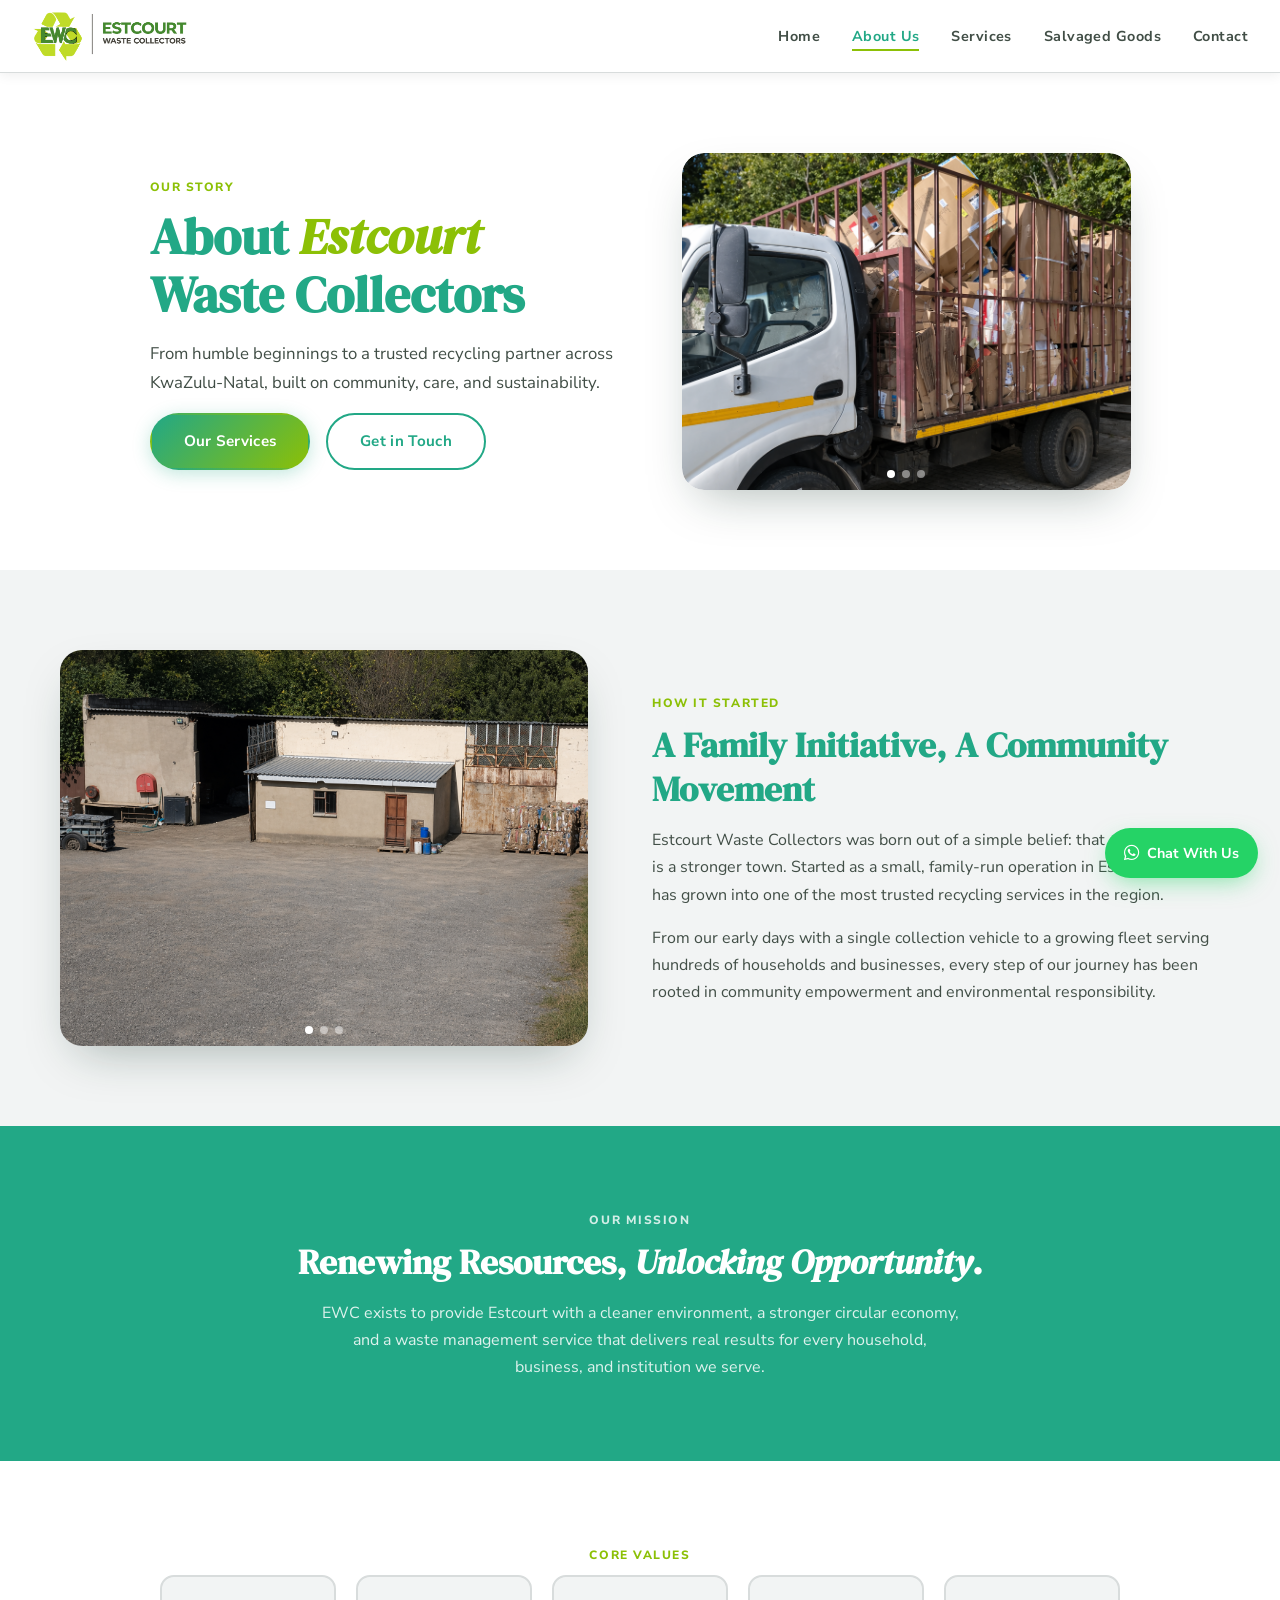
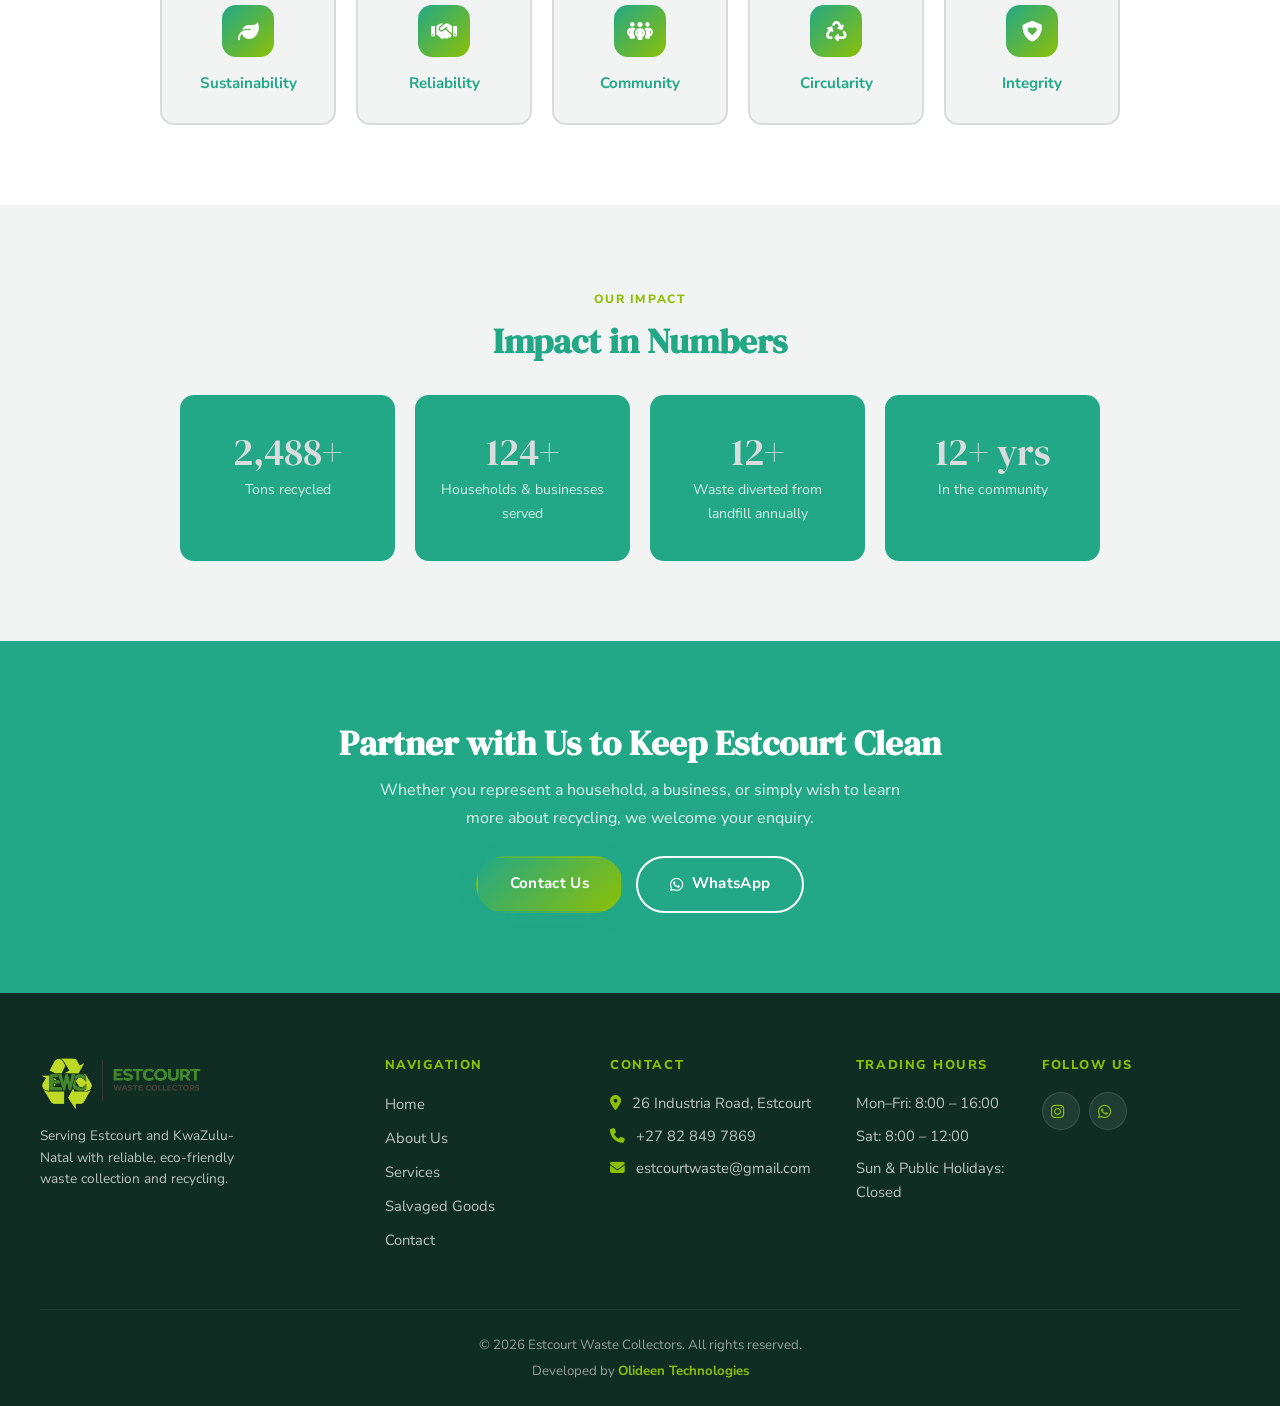
<file: about.html>
<!DOCTYPE html>
<html lang="en">
<head>
  <meta charset="UTF-8">
  <meta name="viewport" content="width=device-width, initial-scale=1.0">
  <meta name="description" content="Learn about Estcourt Waste Collectors — our story, mission, values, and impact in KwaZulu-Natal.">

  <title>About Us | Estcourt Waste Collectors</title>

  <!-- ── Canonical ─────────────────────────────────────────── -->
  <link rel="canonical" href="https://www.estcourtwastecollectors.co.za/about.html">

  <!-- ── Favicon ───────────────────────────────────────────── -->
  <link rel="icon" type="image/x-icon" href="favicon.ico">
  <link rel="icon" type="image/png" sizes="32x32" href="favicon-32x32.png">
  <link rel="apple-touch-icon" sizes="180x180" href="assets/images/ewc_logo.png">

  <!-- ── Open Graph ────────────────────────────────────────── -->
  <meta property="og:type"        content="website">
  <meta property="og:url"         content="https://www.estcourtwastecollectors.co.za/about.html">
  <meta property="og:title"       content="About Us | Estcourt Waste Collectors">
  <meta property="og:description" content="From humble beginnings to a trusted recycling partner across KwaZulu-Natal, built on community, care, and sustainability.">
  <meta property="og:image"       content="https://www.estcourtwastecollectors.co.za/assets/images/ewc_logo.png">
  <meta property="og:image:alt"   content="Estcourt Waste Collectors logo">
  <meta property="og:site_name"   content="Estcourt Waste Collectors">
  <meta property="og:locale"      content="en_ZA">

  <!-- ── Twitter Card ──────────────────────────────────────── -->
  <meta name="twitter:card"        content="summary_large_image">
  <meta name="twitter:title"       content="About Us | Estcourt Waste Collectors">
  <meta name="twitter:description" content="From humble beginnings to a trusted recycling partner across KwaZulu-Natal, built on community, care, and sustainability.">
  <meta name="twitter:image"       content="https://www.estcourtwastecollectors.co.za/assets/images/ewc_logo.png">

  <!-- ── Local Business JSON-LD Schema ─────────────────────── -->
  <script type="application/ld+json">
  {
    "@context": "https://schema.org",
    "@type": "LocalBusiness",
    "name": "Estcourt Waste Collectors",
    "alternateName": "EWC",
    "description": "Family-owned recycling and waste collection company serving Estcourt and KwaZulu-Natal for over 50 years.",
    "url": "https://www.estcourtwastecollectors.co.za",
    "logo": "https://www.estcourtwastecollectors.co.za/assets/images/ewc_logo.png",
    "image": "https://www.estcourtwastecollectors.co.za/assets/images/ewc_logo.png",
    "telephone": "+27828497869",
    "email": "estcourtwaste@gmail.com",
    "foundingDate": "2001",
    "address": {
      "@type": "PostalAddress",
      "streetAddress": "26 Industria Road",
      "addressLocality": "Estcourt",
      "addressRegion": "KwaZulu-Natal",
      "postalCode": "3310",
      "addressCountry": "ZA"
    },
    "geo": {
      "@type": "GeoCoordinates",
      "latitude": -28.998352,
      "longitude": 29.860061
    },
    "sameAs": [
      "https://www.instagram.com/estcourt_waste",
      "https://wa.me/27828497869"
    ]
  }
  </script>


  <link rel="stylesheet" href="style.css">
  <link rel="stylesheet" href="https://cdnjs.cloudflare.com/ajax/libs/font-awesome/6.5.1/css/all.min.css">
</head>
<body>

  <!-- ── Navbar ───────────────────────────────────────────── -->
  <header class="navbar">
    <div class="nav-logo">
      <a href="index.html">
        <img src="assets/images/ewc_logo.png" alt="Estcourt Waste Collectors logo" class="logo-icon">
      </a>
    </div>

    <button class="nav-toggle" aria-label="Toggle navigation" aria-expanded="false">
      <span></span><span></span><span></span>
    </button>

    <nav>
      <ul class="nav-links">
        <li><a href="index.html">Home</a></li>
        <li><a href="about.html" class="active">About Us</a></li>
        <li><a href="services.html">Services</a></li>
        <li><a href="salvage.html">Salvaged Goods</a></li>
        <li><a href="contact.html">Contact</a></li>
      </ul>
    </nav>
  </header>

  <!-- ── Page Hero ──────────────────────────────────────────── -->
  <section class="page-hero">
    <div class="page-hero-inner">
      <div class="page-hero-text fade-up">
        <span class="section-label">Our Story</span>
        <h1>About <em>Estcourt</em> Waste Collectors</h1>
        <p>From humble beginnings to a trusted recycling partner across KwaZulu-Natal, built on community, care, and sustainability.</p>
        <div class="hero-buttons">
          <a href="services.html" class="btn btn-primary">Our Services</a>
          <a href="contact.html" class="btn btn-outline">Get in Touch</a>
        </div>
      </div>

      <div class="page-hero-image fade-up delay-2">
        <div class="about-slideshow" id="ss-hero">
          <div class="slide active"><img src="assets/images/EWC_about.png" alt="EWC team at the Estcourt recycling facility"></div>
          <div class="slide"><img src="assets/images/recycling_machinery.png" alt="EWC community recycling operations"></div>
          <div class="slide"><img src="assets/images/entrance.png" alt="Entrance to Estcourt Waste Collectors facility"></div>
          <div class="slide-dots"><span class="active"></span><span></span><span></span></div>
        </div>
      </div>
    </div>
  </section>

  <!-- ── Our Story ──────────────────────────────────────────── -->
  <section class="story-section">
    <div class="story-inner">
      <div class="story-image" data-reveal>
        <div class="about-slideshow" id="ss-story">
          <div class="slide active"><img src="assets/images/EWC_about_2.png" alt="Early days of EWC — family-run waste collection"></div>
          <div class="slide"><img src="assets/images/EWC_about.png" alt="EWC recycling facility Estcourt"></div>
          <div class="slide"><img src="assets/images/EWC_index_hero.jpeg" alt="EWC operations in KwaZulu-Natal"></div>
          <div class="slide-dots"><span class="active"></span><span></span><span></span></div>
        </div>
      </div>
      <div class="story-text" data-reveal>
        <span class="section-label">How It Started</span>
        <h2>A Family Initiative, A Community Movement</h2>
        <p>
          Estcourt Waste Collectors was born out of a simple belief: that a cleaner town is a
          stronger town. Started as a small, family-run operation in Estcourt, EWC has grown
          into one of the most trusted recycling services in the region.
        </p>
        <p>
          From our early days with a single collection vehicle to a growing fleet serving
          hundreds of households and businesses, every step of our journey has been rooted in
          community empowerment and environmental responsibility.
        </p>
      </div>
    </div>
  </section>

  <!-- ── Mission & Vision ───────────────────────────────────── -->
<section class="mission-section">
  <span class="section-label">Our Mission</span>
  <h2>Renewing Resources, <em>Unlocking Opportunity</em>.</h2>
  <p>EWC exists to provide Estcourt with a cleaner environment, a stronger circular economy, and a waste management service that delivers real results for every household, business, and institution we serve.</p>
</section>

  <!-- ── Values ─────────────────────────────────────────────── -->
    <section class="values-section">
      <span class="section-label">Core Values</span>
      
      <div class="values-grid">
    <div class="value-card" data-reveal>
      <div class="vi"><i class="fas fa-leaf"></i></div>
      <h3>Sustainability</h3>
    </div>
    <div class="value-card" data-reveal>
      <div class="vi"><i class="fas fa-handshake"></i></div>
      <h3>Reliability</h3>
    </div>
    <div class="value-card" data-reveal>
      <div class="vi"><i class="fas fa-people-group"></i></div>
      <h3>Community</h3>
    </div>
    <div class="value-card" data-reveal>
      <div class="vi"><i class="fas fa-recycle"></i></div>
      <h3>Circularity</h3>
    </div>
    <div class="value-card" data-reveal>
      <div class="vi"><i class="fas fa-shield-heart"></i></div>
      <h3>Integrity</h3>
    </div>
    </div>
  </section>

  <!-- ── Impact in Numbers ──────────────────────────────────── -->
  <section class="impact-section">
    <span class="section-label">Our Impact</span>
    <h2>Impact in Numbers</h2>

    <div class="impact-grid">
      <div class="impact-card" data-reveal>
        <span class="num" data-count="10000" data-suffix="+">0</span>
        <p>Tons recycled</p>
      </div>
      <div class="impact-card" data-reveal>
        <span class="num" data-count="500" data-suffix="+">0</span>
        <p>Households &amp; businesses served</p>
      </div>
      <div class="impact-card" data-reveal>
        <span class="num" data-count="50" data-suffix="+">0</span>
       <p>Waste diverted from landfill annually</p>
      </div>
      <div class="impact-card" data-reveal>
        <span class="num" data-count="50" data-suffix="+ yrs">0</span>
        <p>In the community</p>
      </div>
    </div>
  </section>

  <!-- ── Future Goals ─────────────────────────────────────────
 <section class="timeline-section">
  <span class="section-label">Looking Ahead</span>
  <h2>What Is Next for EWC</h2>
  <p class="sub">A roadmap of the investments we are making to serve Estcourt more effectively and sustainably.</p>

  <div class="timeline">
    <div class="timeline-item" data-reveal>
      <div class="dot"></div>
      <h3>2026: Route Expansion</h3>
      <p>We will introduce new weekly collection routes covering Wembezi, Cornfields, and the surrounding communities.</p>
    </div>
    <div class="timeline-item" data-reveal>
      <div class="dot"></div>
      <h3>2027: Sorting Facility Upgrade</h3>
      <p>We will commission a modernised sorting facility at Industria Road to double our recycling throughput.</p>
    </div>
    <div class="timeline-item" data-reveal>
      <div class="dot"></div>
      <h3>2028: Community Awareness Drive</h3>
      <p>We will launch a structured recycling awareness programme for schools and businesses across the Estcourt area.</p>
    </div>
  </div>
</section> -->


  <!-- ── CTA ────────────────────────────────────────────────── -->
  <div class="cta-section cta-spaced" data-reveal>
    <h2>Partner with Us to Keep Estcourt Clean</h2>
    <p>Whether you represent a household, a business, or simply wish to learn more about recycling, we welcome your enquiry.</p>
    <div class="btn-row">
      <a href="contact.html" class="btn btn-primary">Contact Us</a>
      <a href="https://wa.me/27828497869" target="_blank" rel="noopener" class="btn btn-outline-white">
        <i class="fab fa-whatsapp"></i> WhatsApp
      </a>
    </div>
</div>

 <!-- ── Footer ─────────────────────────────────────────────── -->
  <footer class="footer">
  <div class="footer-container">
 
    <!-- Logo + tagline -->
    <div class="footer-column footer-logo">
      <img src="assets/images/ewc_logo.png" alt="EWC Logo">
      <p>Serving Estcourt and KwaZulu-Natal with reliable, eco-friendly waste collection and recycling.</p>
    </div>
 
    <!-- Navigation -->
    <div class="footer-column">
      <h3>Navigation</h3>
      <ul>
        <li><a href="index.html" class="active">Home</a></li>
        <li><a href="about.html">About Us</a></li>
        <li><a href="services.html">Services</a></li>
        <li><a href="salvage.html">Salvaged Goods</a></li>
        <li><a href="contact.html">Contact</a></li>
      </ul>
    </div>
 
    <!-- Contact -->
    <div class="footer-column">
      <h3>Contact</h3>
      <p><i class="fa fa-map-marker-alt"></i> 26 Industria Road, Estcourt</p>
      <p><i class="fa fa-phone"></i> +27 82 849 7869</p>
      <p><i class="fa fa-envelope"></i> estcourtwaste@gmail.com</p>
    </div>
 
    <!-- Trading Hours -->
    <div class="footer-column">
      <h3>Trading Hours</h3>
   <div class="footer-hours">
 
  <p>Mon–Fri: 8:00 – 16:00</p>
  <p>Sat: 8:00 – 12:00</p>
  <p>Sun & Public Holidays: Closed</p>
</div>

    </div>
 
    <!-- Follow Us -->
    <div class="footer-column">
      <h3>Follow Us</h3>
      <div class="social-icons">
        <a href="https://www.instagram.com/estcourt_waste?igsh=MWQ2bnFzcGtuM3Y4cA==" aria-label="Instagram" target="_blank" rel="noopener"><i class="fab fa-instagram"></i></a>
        <a href="https://wa.me/27828497869" aria-label="WhatsApp" target="_blank" rel="noopener"><i class="fab fa-whatsapp"></i></a>
      </div>
    </div>
 
  </div>
 
  <div class="footer-bottom">
    <span>&copy; 2026 Estcourt Waste Collectors. All rights reserved.</span>
    <span class="credit">Developed by <a href="https://olideentech.co.za" target="_blank" rel="noopener">Olideen Technologies</a></span>
  </div>
</footer>

  <a href="https://wa.me/27828497869" class="whatsapp-float" target="_blank" rel="noopener" aria-label="Chat on WhatsApp">
    <i class="fab fa-whatsapp"></i> Chat With Us
  </a>

  <script src="script.js"></script>
    
  <script>
    document.querySelectorAll('.about-slideshow').forEach(function(ss) {
      var slides = ss.querySelectorAll('.slide:not(:has(.slide-dots))');
      var dots   = ss.querySelectorAll('.slide-dots span');
      var current = 0;
      if (slides.length < 2) return;
      setInterval(function() {
        slides[current].classList.remove('active');
        if (dots[current]) dots[current].classList.remove('active');
        current = (current + 1) % slides.length;
        slides[current].classList.add('active');
        if (dots[current]) dots[current].classList.add('active');
      }, 4000);
    });
  </script>
</body>
</html>
</file>
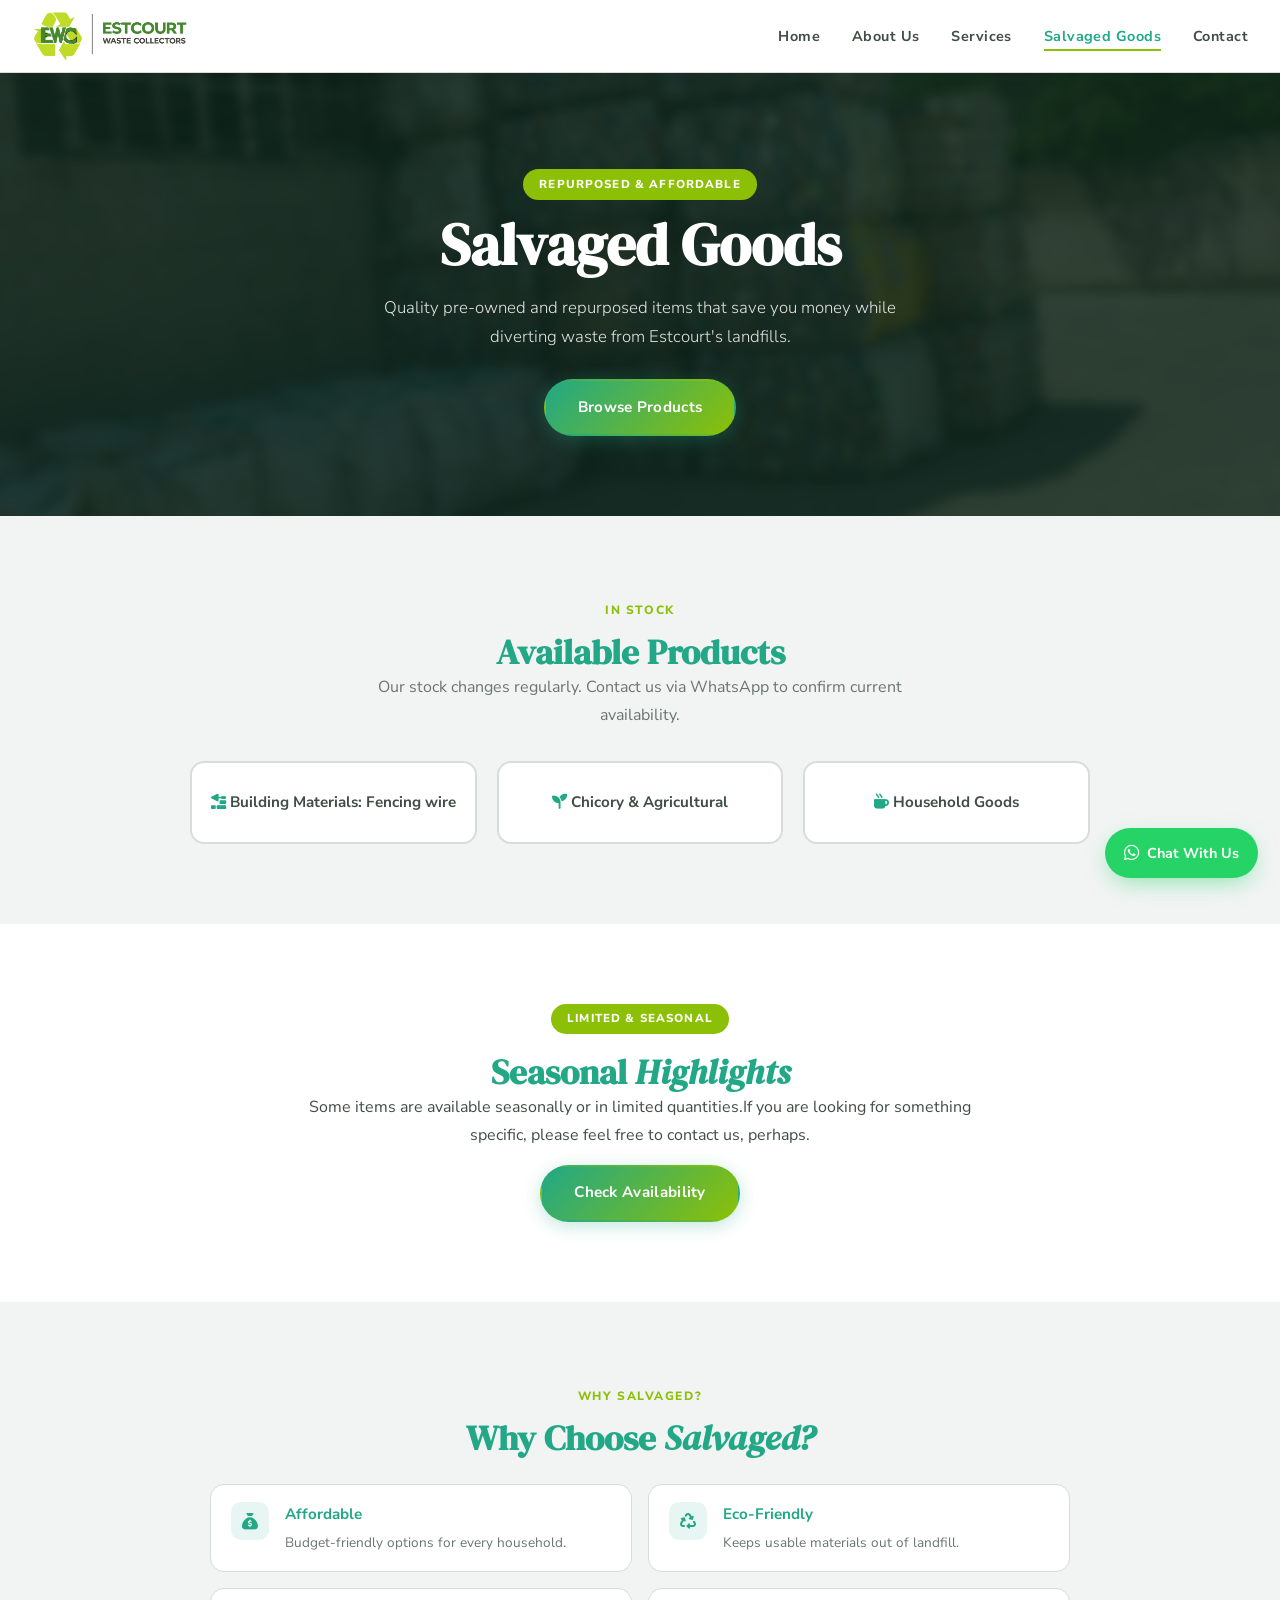
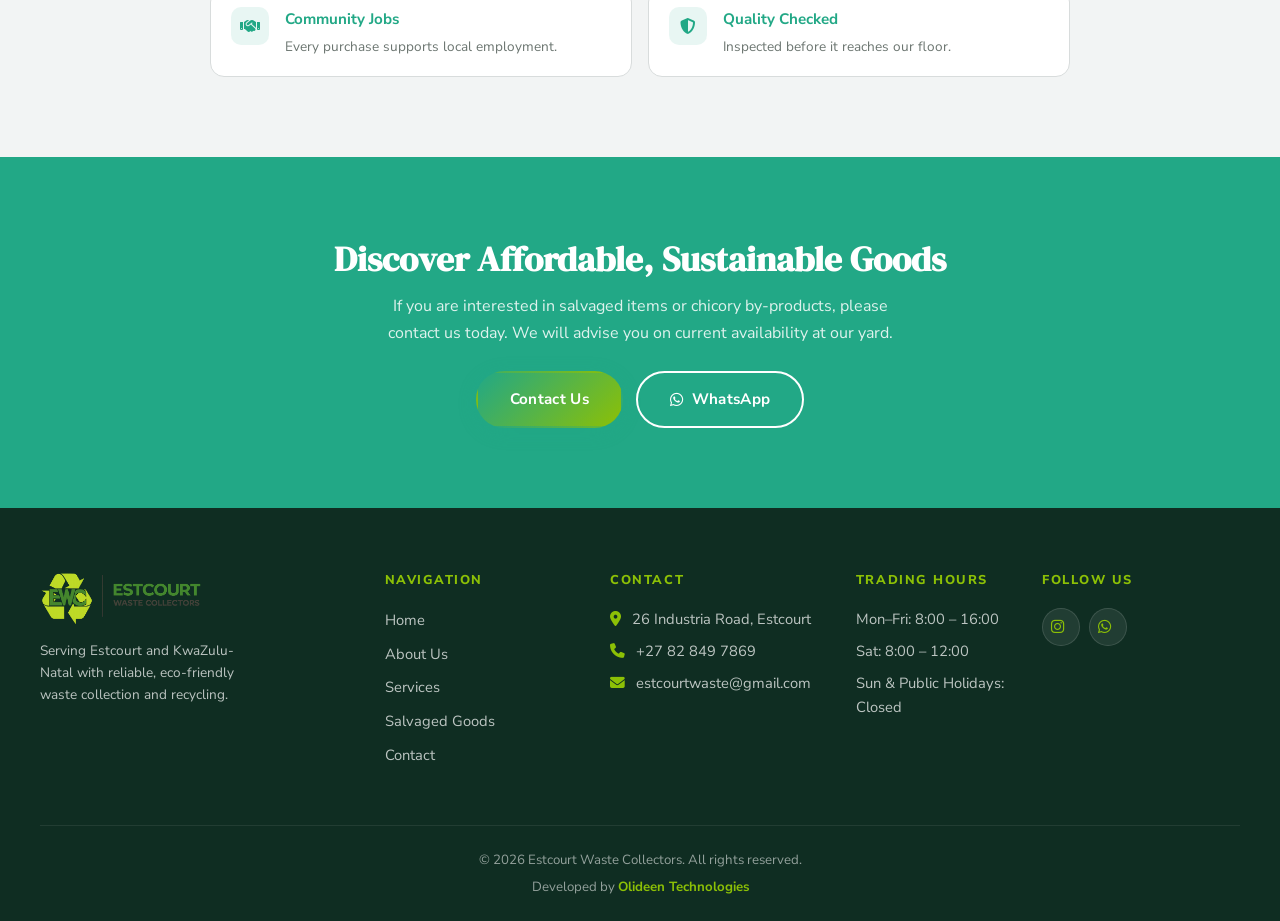
<file: salvage.html>
<!DOCTYPE html>
<html lang="en">
<head>
  <meta charset="UTF-8">
  <meta name="viewport" content="width=device-width, initial-scale=1.0">
  <meta name="description" content="Affordable salvaged and repurposed goods from Estcourt Waste Collectors, for instance: building materials and more.">

  <title>Salvaged Goods | Estcourt Waste Collectors</title>

  <!-- ── Canonical ─────────────────────────────────────────── -->
  <link rel="canonical" href="https://www.estcourtwastecollectors.co.za/salvage.html">

  <!-- ── Favicon ───────────────────────────────────────────── -->
  <link rel="icon" type="image/x-icon" href="favicon.ico">
  <link rel="icon" type="image/png" sizes="32x32" href="favicon-32x32.png">
  <link rel="apple-touch-icon" sizes="180x180" href="assets/images/ewc_logo.png">

  <!-- ── Open Graph ────────────────────────────────────────── -->
  <meta property="og:type"        content="website">
  <meta property="og:url"         content="https://www.estcourtwastecollectors.co.za/salvage.html">
  <meta property="og:title"       content="Salvaged Goods | Estcourt Waste Collectors">
  <meta property="og:description" content="Quality pre-owned and repurposed items that save you money while diverting waste from Estcourt's landfills.">
  <meta property="og:image"       content="https://www.estcourtwastecollectors.co.za/assets/images/ewc_logo.png">
  <meta property="og:image:alt"   content="Estcourt Waste Collectors logo">
  <meta property="og:site_name"   content="Estcourt Waste Collectors">
  <meta property="og:locale"      content="en_ZA">

  <!-- ── Twitter Card ──────────────────────────────────────── -->
  <meta name="twitter:card"        content="summary_large_image">
  <meta name="twitter:title"       content="Salvaged Goods | Estcourt Waste Collectors">
  <meta name="twitter:description" content="Quality pre-owned and repurposed items that save you money while diverting waste from Estcourt's landfills.">
  <meta name="twitter:image"       content="https://www.estcourtwastecollectors.co.za/assets/images/ewc_logo.png">

  <!-- ── JSON-LD Schema ────────────────────────────────────── -->
  <script type="application/ld+json">
  {
    "@context": "https://schema.org",
    "@type": "Store",
    "name": "Estcourt Waste Collectors — Salvaged Goods",
    "parentOrganization": {
      "@type": "LocalBusiness",
      "name": "Estcourt Waste Collectors"
    },
    "description": "Quality pre-owned and repurposed goods including furniture, appliances, building materials, electronics, and chicory by-products.",
    "url": "https://www.estcourtwastecollectors.co.za/salvage.html",
    "logo": "https://www.estcourtwastecollectors.co.za/assets/images/ewc_logo.png",
    "telephone": "+27828497869",
    "email": "estcourtwaste@gmail.com",
    "address": {
      "@type": "PostalAddress",
      "streetAddress": "26 Industria Road",
      "addressLocality": "Estcourt",
      "addressRegion": "KwaZulu-Natal",
      "postalCode": "3310",
      "addressCountry": "ZA"
    },
    "openingHoursSpecification": [
      {
        "@type": "OpeningHoursSpecification",
        "dayOfWeek": ["Monday","Tuesday","Wednesday","Thursday","Friday"],
        "opens": "07:00",
        "closes": "17:00"
      },
      {
        "@type": "OpeningHoursSpecification",
        "dayOfWeek": "Saturday",
        "opens": "08:00",
        "closes": "13:00"
      }
    ],
    "paymentAccepted": "Cash, Card",
    "currenciesAccepted": "ZAR"
  }
  </script>

  <link rel="stylesheet" href="style.css">
  <link rel="stylesheet" href="https://cdnjs.cloudflare.com/ajax/libs/font-awesome/6.5.1/css/all.min.css">
</head>
<body>

  <!-- ── Navbar ───────────────────────────────────────────── -->
  <header class="navbar">
    <div class="nav-logo">
      <a href="index.html">
        <img src="assets/images/ewc_logo.png" alt="Estcourt Waste Collectors logo" class="logo-icon">
      </a>
    </div>

    <button class="nav-toggle" aria-label="Toggle navigation" aria-expanded="false">
      <span></span><span></span><span></span>
    </button>

    <nav>
      <ul class="nav-links">
        <li><a href="index.html">Home</a></li>
        <li><a href="about.html">About Us</a></li>
        <li><a href="services.html">Services</a></li>
        <li><a href="salvage.html" class="active">Salvaged Goods</a></li>
        <li><a href="contact.html">Contact</a></li>
      </ul>
    </nav>
  </header>

  <!-- ═══════════════════════════════════════════════
      SECTION: Hero — dark gradient over blurred warehouse
      ═══════════════════════════════════════════════ -->
 <section class="salvage-hero">
   <div class="bg" aria-hidden="true"></div>
   <span class="pill">Repurposed &amp; Affordable</span>
   <h1>Salvaged Goods</h1>
   <p class="lead">Quality pre-owned and repurposed items that save you money while diverting waste from Estcourt's landfills.</p>
   <a href="#products" class="btn btn-primary">Browse Products</a>
 </section>




  <!-- ── Available Products ─────────────────────────────────── -->
 <section class="salvage-section alt-bg" id="products">
  <div class="salvage-inner-lg">
    <span class="section-label">In Stock</span>
    <h2>Available Products</h2>
    <p class="sub">Our stock changes regularly. Contact us via WhatsApp to confirm current availability.</p>

    <div class="product-grid">
      <!-- <div class="product-card" data-reveal>
        <i class="fas fa-couch"></i>
        <span>Furniture</span>
      </div>
      <div class="product-card" data-reveal>
        <i class="fas fa-blender"></i>
        <span>Appliances</span>
      </div> -->
      <div class="product-card" data-reveal>
        <i class="fas fa-trowel-bricks"></i>
        <span>Building Materials: Fencing wire</span>
      </div>
      <div class="product-card" data-reveal>
        <i class="fas fa-seedling"></i>
        <span>Chicory &amp; Agricultural</span>
      </div>
      <!-- <div class="product-card" data-reveal>
        <i class="fas fa-tv"></i>
        <span>Electronics</span>
      </div> -->
      <div class="product-card" data-reveal>
        <i class="fas fa-mug-hot"></i>
        <span>Household Goods</span>
      </div>
    </div>
  </div>
</section>

   <!-- ── Seasonal Stock ─────────────────────────────────────── -->
 <section class="salvage-section light-bg">
  <div class="salvage-inner-sm text-center">
    <span class="pill mb-1">Limited &amp; Seasonal</span>
    <h2>Seasonal <em>Highlights</em></h2>
    <p>Some items are available seasonally or in limited quantities.</strong>If you are looking for something specific, please feel free to contact us, perhaps.</p>
    <a href="contact.html" class="btn btn-primary" class="mt-1">Check Availability</a>
  </div>
</section>


  <!-- ── Benefits ───────────────────────────────────────────── -->
 <section class="salvage-section alt-bg">
  <div class="text-center mb-15">
    <span class="section-label">Why Salvaged?</span>
    <h2>Why Choose <em>Salvaged?</em></h2>
  </div>
  <ul class="benefit-grid">
    <li class="benefit-item" data-reveal>
      <div class="benefit-icon"><i class="fas fa-sack-dollar"></i></div>
      <div><strong>Affordable</strong><p>Budget-friendly options for every household.</p></div>
    </li>
    <li class="benefit-item" data-reveal>
      <div class="benefit-icon"><i class="fas fa-recycle"></i></div>
      <div><strong>Eco-Friendly</strong><p>Keeps usable materials out of landfill.</p></div>
    </li>
    <li class="benefit-item" data-reveal>
      <div class="benefit-icon"><i class="fas fa-handshake"></i></div>
      <div><strong>Community Jobs</strong><p>Every purchase supports local employment.</p></div>
    </li>
    <li class="benefit-item" data-reveal>
      <div class="benefit-icon"><i class="fas fa-shield-halved"></i></div>
      <div><strong>Quality Checked</strong><p>Inspected before it reaches our floor.</p></div>
    </li>
   
  </ul>
</section>





  <!-- ── CTA ────────────────────────────────────────────────── -->
 <div class="cta-section cta-spaced" data-reveal>
     <h2>Discover Affordable, Sustainable Goods</h2>
     <p>If you are interested in salvaged items or chicory by-products, please contact us today. We will advise you on current availability at our yard.</p>
     <div class="btn-row">
       <a href="contact.html" class="btn btn-primary">Contact Us</a>
       <a href="https://wa.me/27828497869" target="_blank" rel="noopener" class="btn btn-outline-white">
         <i class="fab fa-whatsapp"></i> WhatsApp
       </a>
     </div>
 </div>
</div>

  <!-- ── Footer ─────────────────────────────────────────────── -->
  <footer class="footer">
  <div class="footer-container">
 
    <!-- Logo + tagline -->
    <div class="footer-column footer-logo">
      <img src="assets/images/ewc_logo.png" alt="EWC Logo">
      <p>Serving Estcourt and KwaZulu-Natal with reliable, eco-friendly waste collection and recycling.</p>
    </div>
 
    <!-- Navigation -->
    <div class="footer-column">
      <h3>Navigation</h3>
      <ul>
        <li><a href="index.html" class="active">Home</a></li>
        <li><a href="about.html">About Us</a></li>
        <li><a href="services.html">Services</a></li>
        <li><a href="salvage.html">Salvaged Goods</a></li>
        <li><a href="contact.html">Contact</a></li>
      </ul>
    </div>
 
    <!-- Contact -->
    <div class="footer-column">
      <h3>Contact</h3>
      <p><i class="fa fa-map-marker-alt"></i> 26 Industria Road, Estcourt</p>
      <p><i class="fa fa-phone"></i> +27 82 849 7869</p>
      <p><i class="fa fa-envelope"></i> estcourtwaste@gmail.com</p>
    </div>
 
    <!-- Trading Hours -->
    <div class="footer-column">
      <h3>Trading Hours</h3>
   <div class="footer-hours">
 
  <p>Mon–Fri: 8:00 – 16:00</p>
  <p>Sat: 8:00 – 12:00</p>
  <p>Sun & Public Holidays: Closed</p>
</div>

    </div>
 
    <!-- Follow Us -->
    <div class="footer-column">
      <h3>Follow Us</h3>
      <div class="social-icons">
        <a href="https://www.instagram.com/estcourt_waste?igsh=MWQ2bnFzcGtuM3Y4cA==" aria-label="Instagram" target="_blank" rel="noopener"><i class="fab fa-instagram"></i></a>
        <a href="https://wa.me/27828497869" aria-label="WhatsApp" target="_blank" rel="noopener"><i class="fab fa-whatsapp"></i></a>
      </div>
    </div>
 
  </div>
 
  <div class="footer-bottom">
    <span>&copy; 2026 Estcourt Waste Collectors. All rights reserved.</span>
    <span class="credit">Developed by <a href="https://olideentech.co.za" target="_blank" rel="noopener">Olideen Technologies</a></span>
  </div>
</footer>


  <a href="https://wa.me/27828497869" class="whatsapp-float" target="_blank" rel="noopener" aria-label="Chat on WhatsApp">
    <i class="fab fa-whatsapp"></i> Chat With Us
  </a>

  <script src="script.js"></script>
    </body>
</html>
</file>
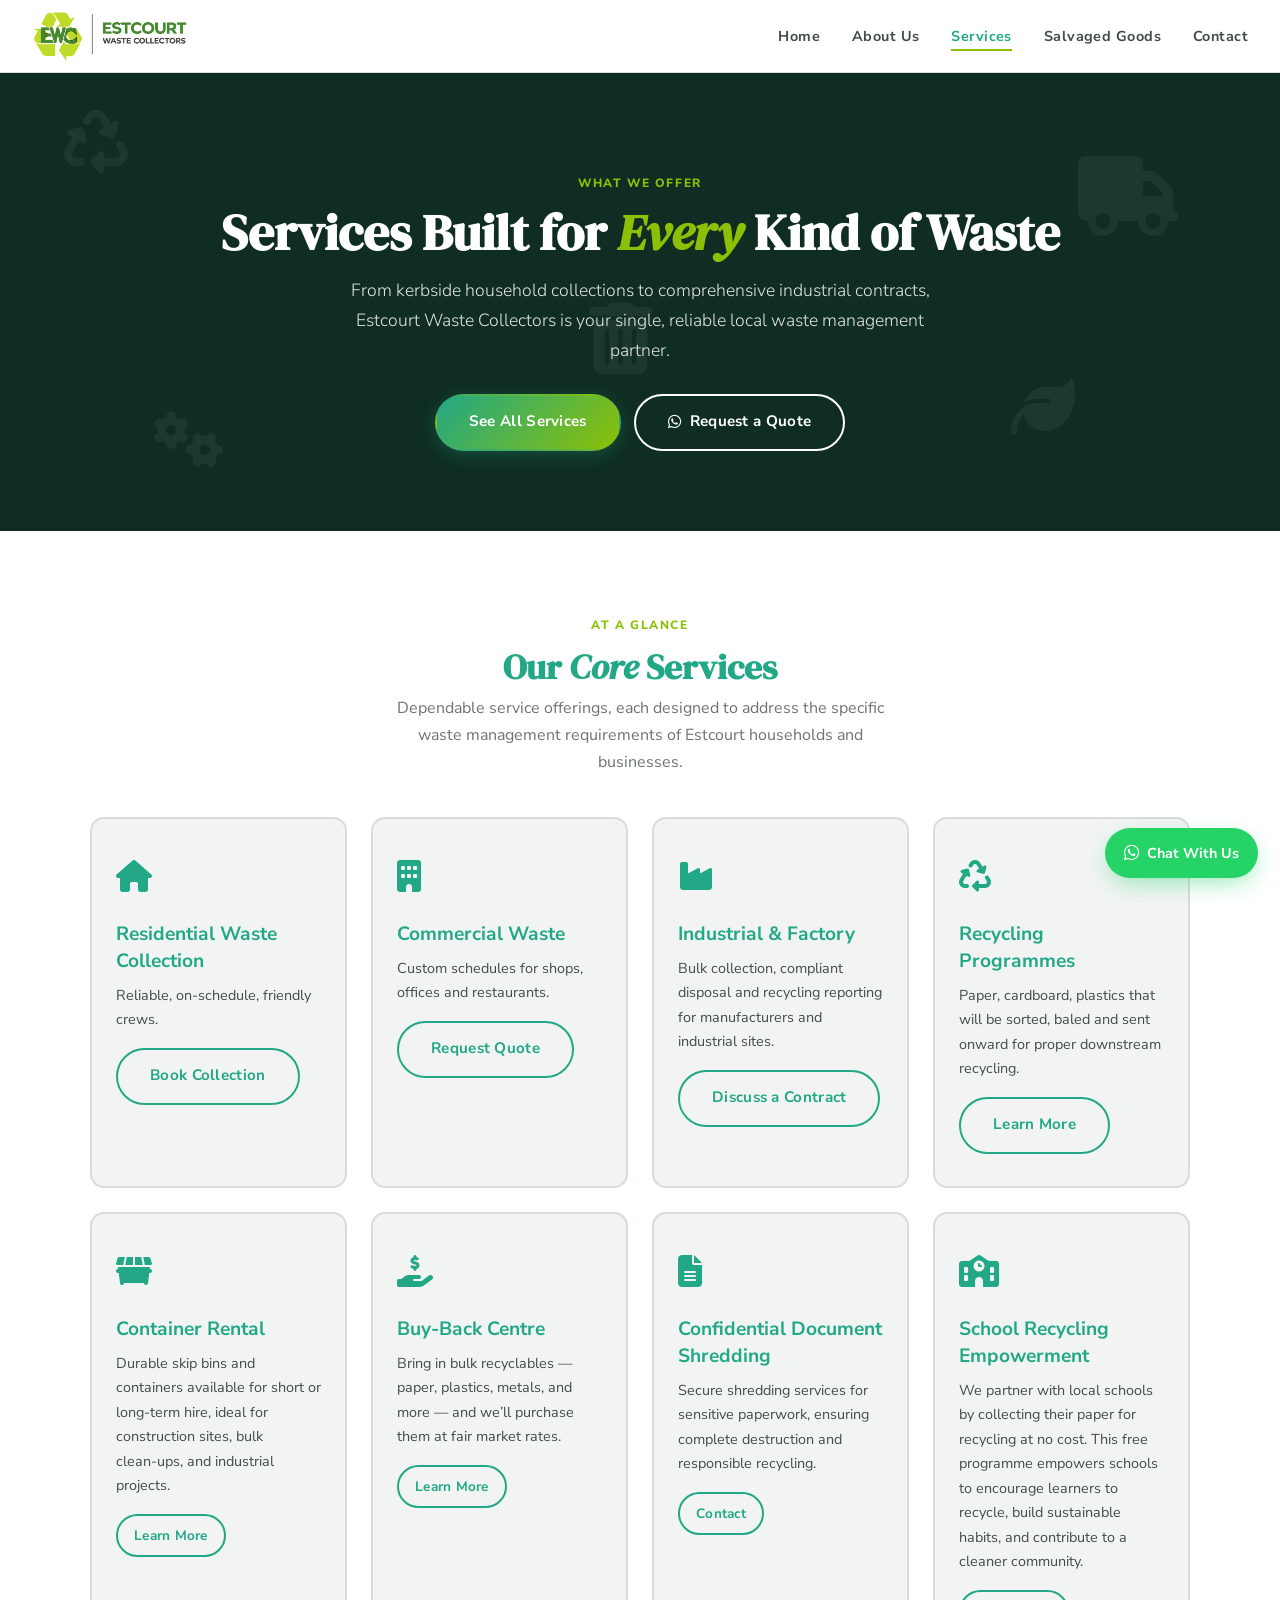
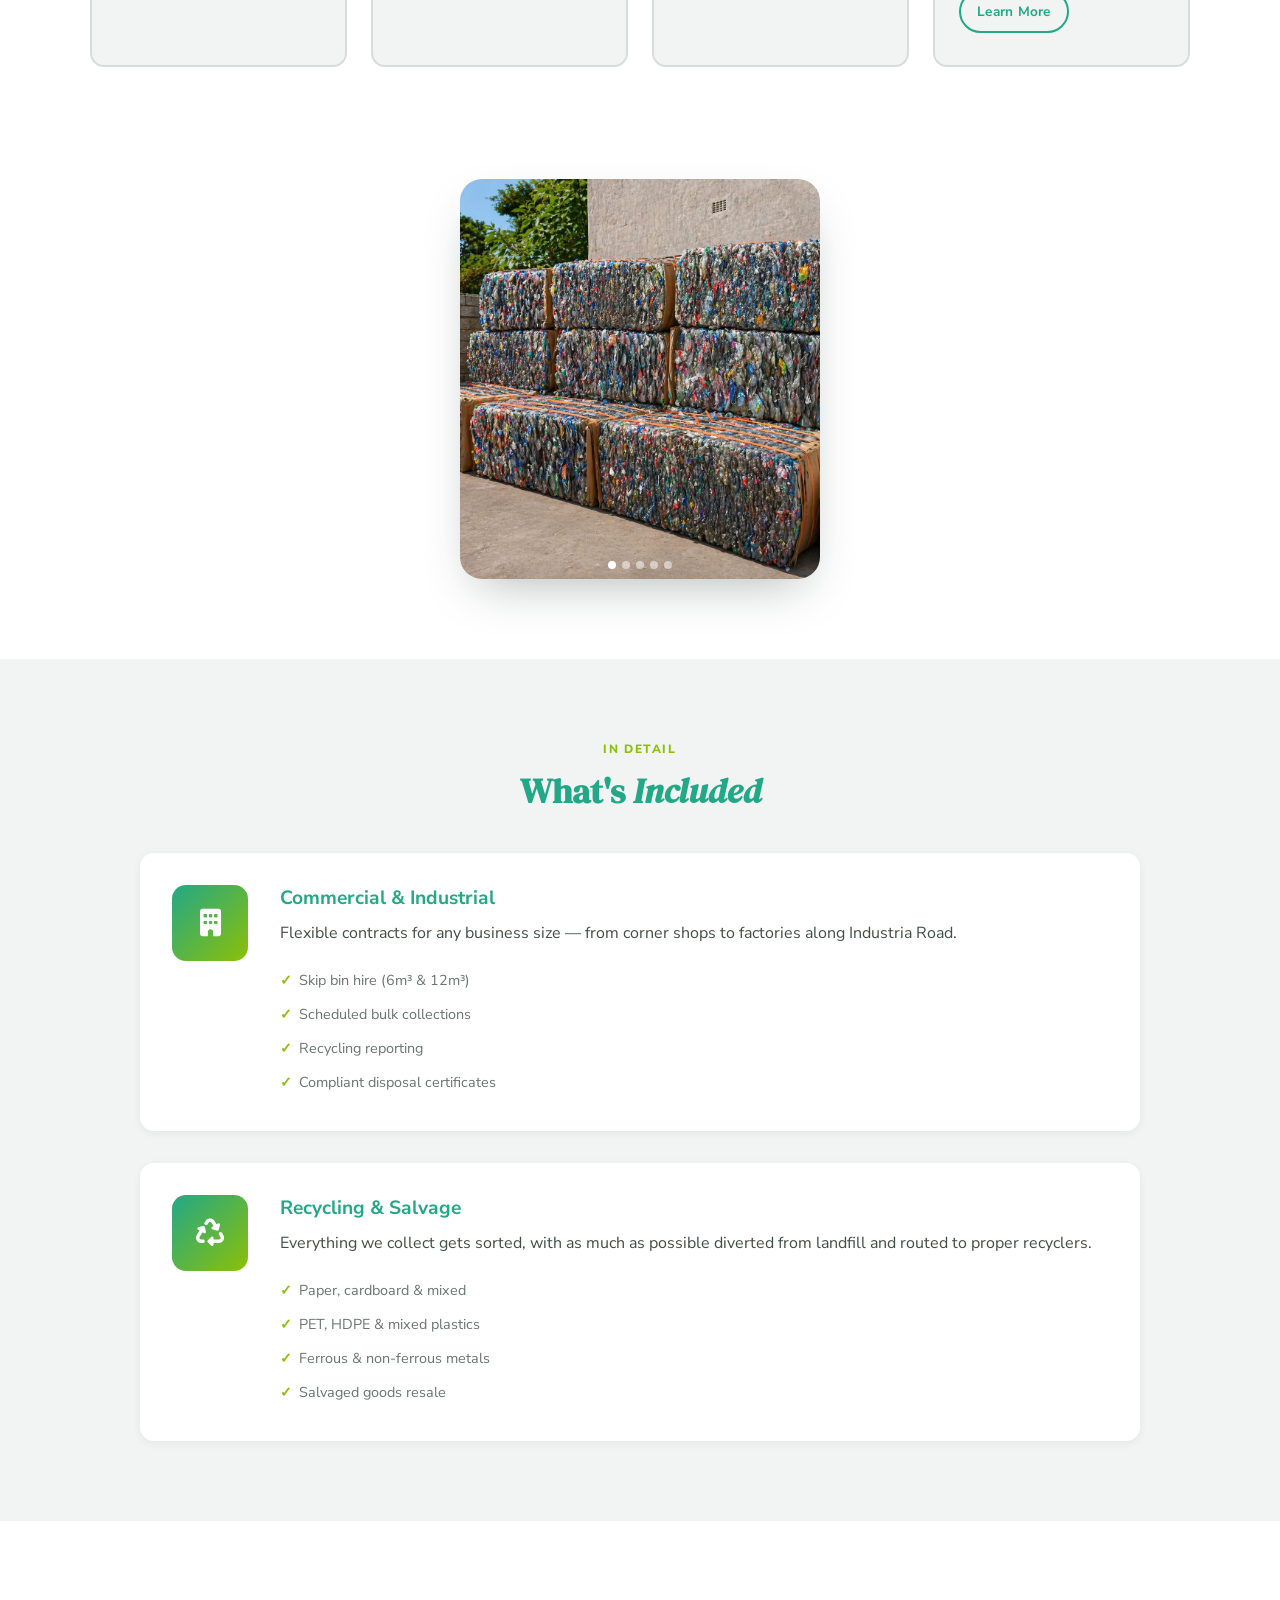
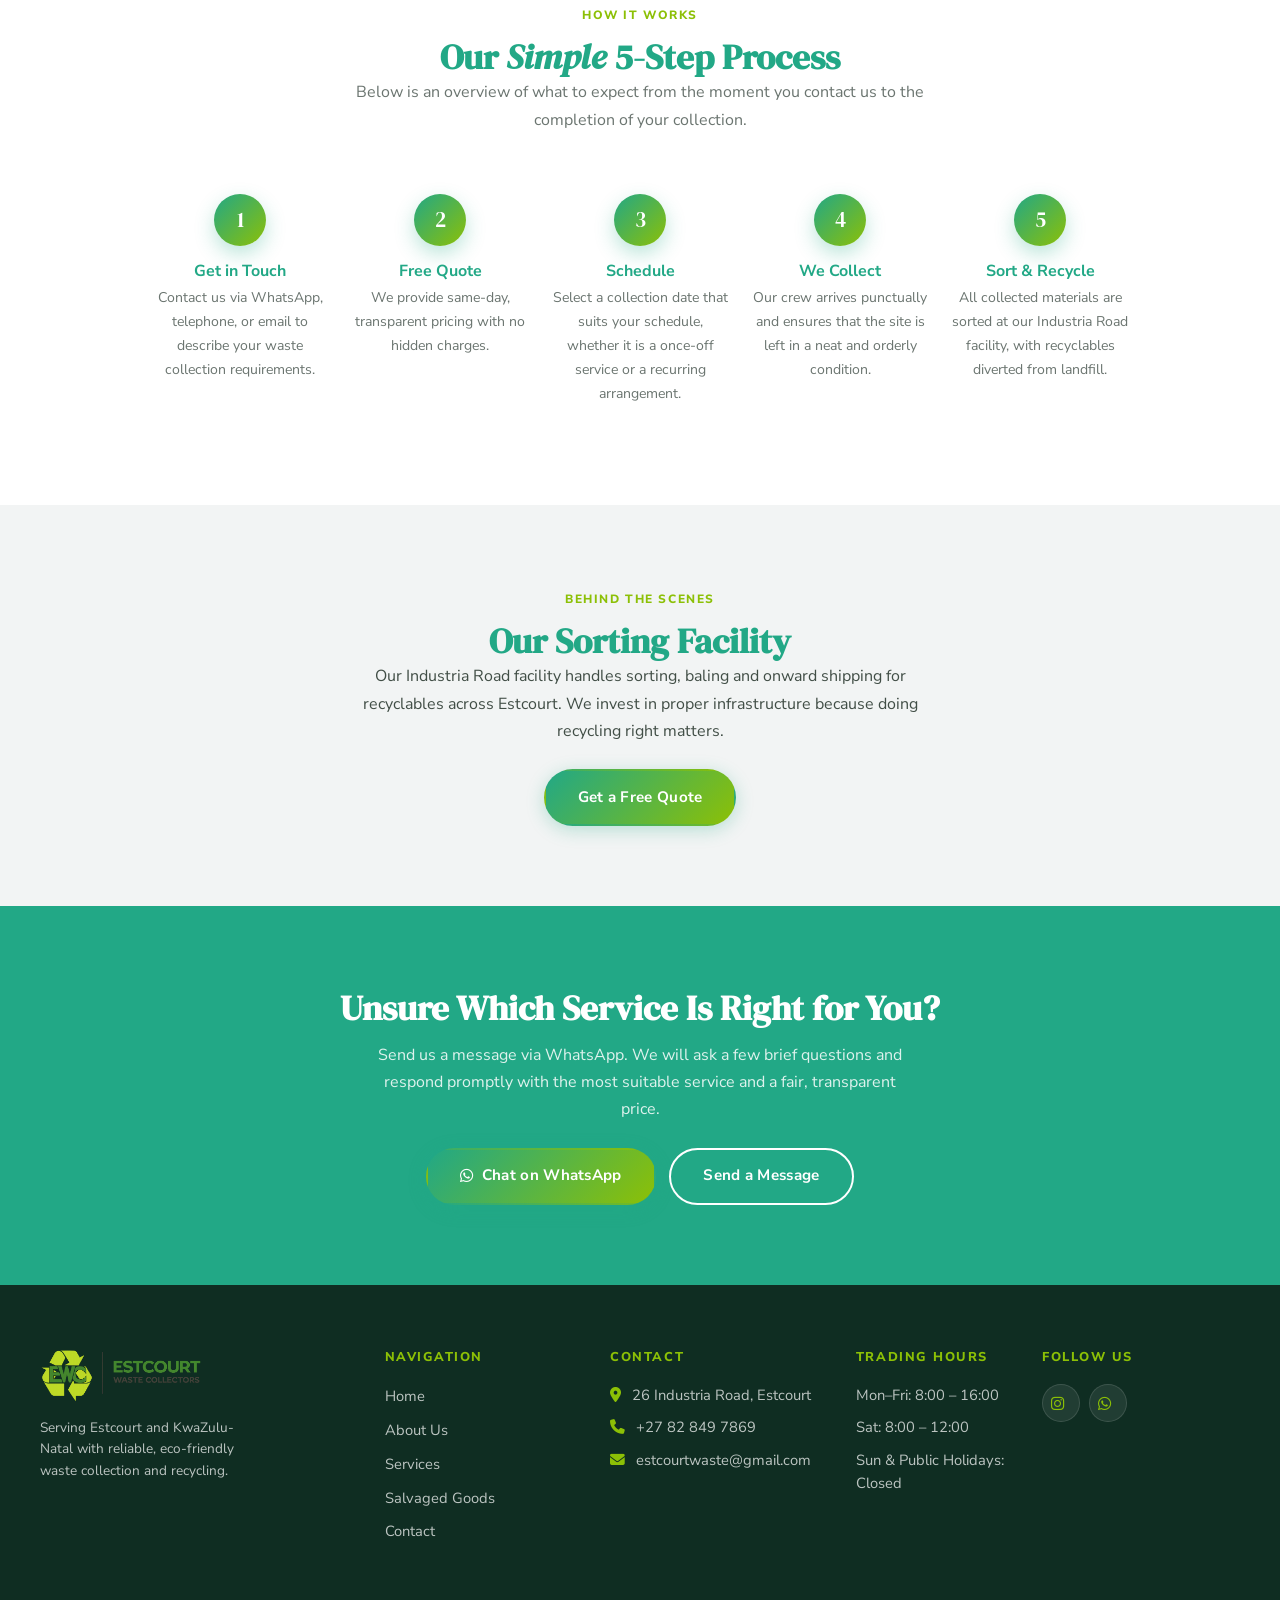
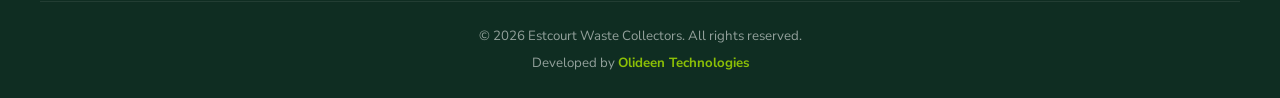
<file: services.html>
<!DOCTYPE html>
<html lang="en">
<head>
  <meta charset="UTF-8">
  <meta name="viewport" content="width=device-width, initial-scale=1.0">
  <meta name="description" content="Estcourt Waste Collectors services — recycling, waste collection, and custom waste management solutions in KwaZulu-Natal.">

  <title>Services | Estcourt Waste Collectors</title>

  <!-- ── Canonical ─────────────────────────────────────────── -->
  <link rel="canonical" href="https://www.estcourtwastecollectors.co.za/services.html">

  <!-- ── Favicon ───────────────────────────────────────────── -->
  <link rel="icon" type="image/x-icon" href="favicon.ico">
  <link rel="icon" type="image/png" sizes="32x32" href="favicon-32x32.png">
  <link rel="apple-touch-icon" sizes="180x180" href="assets/images/ewc_logo.png">

  <!-- ── Open Graph ────────────────────────────────────────── -->
  <meta property="og:type"        content="website">
  <meta property="og:url"         content="https://www.estcourtwastecollectors.co.za/services.html">
  <meta property="og:title"       content="Services | Estcourt Waste Collectors">
  <meta property="og:description" content="Comprehensive recycling, waste collection, and custom waste management solutions for Estcourt and KwaZulu-Natal.">
  <meta property="og:image"       content="https://www.estcourtwastecollectors.co.za/assets/images/ewc_logo.png">
  <meta property="og:image:alt"   content="Estcourt Waste Collectors logo">
  <meta property="og:site_name"   content="Estcourt Waste Collectors">
  <meta property="og:locale"      content="en_ZA">

  <!-- ── Twitter Card ──────────────────────────────────────── -->
  <meta name="twitter:card"        content="summary_large_image">
  <meta name="twitter:title"       content="Services | Estcourt Waste Collectors">
  <meta name="twitter:description" content="Comprehensive recycling, waste collection, and custom waste management solutions for Estcourt and KwaZulu-Natal.">
  <meta name="twitter:image"       content="https://www.estcourtwastecollectors.co.za/assets/images/ewc_logo.png">

  <!-- ── Service JSON-LD Schema ────────────────────────────── -->
  <script type="application/ld+json">
  {
    "@context": "https://schema.org",
    "@type": "LocalBusiness",
    "name": "Estcourt Waste Collectors",
    "url": "https://www.estcourtwastecollectors.co.za",
    "logo": "https://www.estcourtwastecollectors.co.za/assets/images/ewc_logo.png",
    "telephone": "+27828497869",
    "email": "estcourtwaste@gmail.com",
    "address": {
      "@type": "PostalAddress",
      "streetAddress": "26 Industria Road",
      "addressLocality": "Estcourt",
      "addressRegion": "KwaZulu-Natal",
      "postalCode": "3310",
      "addressCountry": "ZA"
    },
    "hasOfferCatalog": {
      "@type": "OfferCatalog",
      "name": "Waste and Recycling Services",
      "itemListElement": [
        {
          "@type": "Offer",
          "itemOffered": {
            "@type": "Service",
            "name": "Recycling Services",
            "description": "Paper, plastics, metals, glass, e-waste and salvaged goods — all processed responsibly."
          }
        },
        {
          "@type": "Offer",
          "itemOffered": {
            "@type": "Service",
            "name": "Waste Collection",
            "description": "Scheduled household and commercial waste collection across Estcourt and surrounds."
          }
        },
        {
          "@type": "Offer",
          "itemOffered": {
            "@type": "Service",
            "name": "Custom Waste Management",
            "description": "Tailored waste management plans for factories, farms, malls and large operations."
          }
        },
        {
          "@type": "Offer",
          "itemOffered": {
            "@type": "Service",
            "name": "Commercial Recycling",
            "description": "Dedicated recycling services for shops, offices and businesses."
          }
        },
        {
          "@type": "Offer",
          "itemOffered": {
            "@type": "Service",
            "name": "Agricultural Waste",
            "description": "Specialised collection and processing of chicory by-products and agricultural waste."
          }
        }
      ]
    }
  }
  </script>

  <link rel="stylesheet" href="style.css">
  <link rel="stylesheet" href="https://cdnjs.cloudflare.com/ajax/libs/font-awesome/6.5.1/css/all.min.css">
</head>
<body>

  <!-- ── Navbar ───────────────────────────────────────────── -->
  <header class="navbar">
    <div class="nav-logo">
      <a href="index.html">
        <img src="assets/images/ewc_logo.png" alt="Estcourt Waste Collectors logo" class="logo-icon">
      </a>
    </div>

    <button class="nav-toggle" aria-label="Toggle navigation" aria-expanded="false">
      <span></span><span></span><span></span>
    </button>

    <nav>
      <ul class="nav-links">
        <li><a href="index.html">Home</a></li>
        <li><a href="about.html">About Us</a></li>
        <li><a href="services.html" class="active">Services</a></li>
        <li><a href="salvage.html">Salvaged Goods</a></li>
        <li><a href="contact.html">Contact</a></li>
      </ul>
    </nav>
  </header>

  <!-- ── Hero ─────────────────────────────────────────────── -->
<section class="services-hero">
  <div class="floating-icons" aria-hidden="true">
    <i class="fas fa-recycle"></i>
    <i class="fas fa-truck"></i>
    <i class="fas fa-cogs"></i>
    <i class="fas fa-leaf"></i>
    <i class="fas fa-trash-alt"></i>
  </div>
  <span class="section-label">What We Offer</span>
  <h1>Services Built for <em>Every</em> Kind of Waste</h1>
  <p class="lead">From kerbside household collections to comprehensive industrial contracts, Estcourt Waste Collectors is your single, reliable local waste management partner.</p>
  <div class="btn-row">
    <a href="#services-grid" class="btn btn-primary">See All Services</a>
    <a href="https://wa.me/27828497869" target="_blank" rel="noopener" class="btn btn-outline-white">
      <i class="fab fa-whatsapp"></i> Request a Quote
    </a>
  </div>
</section>

  <!-- ── Service Cards Overview ────────────────────────────── -->
<section class="services-section" id="services-grid">
  <span class="section-label">At a Glance</span>
  <h2>Our <em>Core</em> Services</h2>
  <p class="sub">Dependable service offerings, each designed to address the specific waste management requirements of Estcourt households and businesses.</p>

  <div class="services-grid">
    <div class="service-card" data-reveal id="residential">
      <div class="icon"><i class="fas fa-house"></i></div>
      <h3>Residential Waste Collection</h3>
      <p>Reliable, on-schedule, friendly crews.</p>
      <a href="https://wa.me/27828497869" target="_blank" rel="noopener" class="btn btn-outline" class="btn-sm">Book Collection</a>
    </div>
    <div class="service-card" data-reveal id="commercial">
      <div class="icon"><i class="fas fa-building"></i></div>
      <h3>Commercial Waste</h3>
      <p>Custom schedules for shops, offices and restaurants.</p>
      <a href="https://wa.me/27828497869" target="_blank" rel="noopener" class="btn btn-outline" class="btn-sm">Request Quote</a>
    </div>
    <div class="service-card" data-reveal id="industrial">
      <div class="icon"><i class="fas fa-industry"></i></div>
      <h3>Industrial &amp; Factory</h3>
      <p>Bulk collection, compliant disposal and recycling reporting for manufacturers and industrial sites.</p>
      <a href="https://wa.me/27828497869" target="_blank" rel="noopener" class="btn btn-outline" class="btn-sm">Discuss a Contract</a>
    </div>
    <div class="service-card" data-reveal id="recycling">
      <div class="icon"><i class="fas fa-recycle"></i></div>
      <h3>Recycling Programmes</h3>
      <p>Paper, cardboard, plastics that will be sorted, baled and sent onward for proper downstream recycling.</p>
      <a href="salvage.html" class="btn btn-outline" class="btn-sm">Learn More</a>
    </div>

    <div class="service-card" data-reveal id="containers">
  <div class="icon"><i class="fas fa-dumpster"></i></div>
  <h3>Container Rental</h3>
  <p>Durable skip bins and containers available for short or long‑term hire, ideal for construction sites, bulk clean‑ups, and industrial projects.</p>
  <a href="containers.html" class="btn btn-outline btn-sm">Learn More</a>
</div>

<div class="service-card" data-reveal id="buyback">
  <div class="icon"><i class="fas fa-hand-holding-usd"></i></div>
  <h3>Buy‑Back Centre</h3>
  <p>Bring in bulk recyclables — paper, plastics, metals, and more — and we’ll purchase them at fair market rates.</p>
  <a href="buyback.html" target="_blank" rel="noopener" class="btn btn-outline btn-sm">Learn More</a>
</div>

<div class="service-card" data-reveal id="shredding">
  <div class="icon"><i class="fas fa-file-alt"></i></div>
  <h3>Confidential Document Shredding</h3>
  <p>Secure shredding services for sensitive paperwork, ensuring complete destruction and responsible recycling.</p>
  <a href="contact.html" target="_blank" rel="noopener" class="btn btn-outline btn-sm">Contact</a>
</div>

<div class="service-card" data-reveal id="school-recycling">
  <div class="icon"><i class="fas fa-school"></i></div>
  <h3>School Recycling Empowerment</h3>
  <p>We partner with local schools by collecting their paper for recycling at no cost. This free programme empowers schools to encourage learners to recycle, build sustainable habits, and contribute to a cleaner community.</p>
  <a href="school.html" target="_blank" rel="noopener" class="btn btn-outline btn-sm">Learn More</a>
</div>

  </div>
</section>

  <!-- ── Photo gallery — auto-rotates every 3.5 s ──── -->
  <section class="services-section" style="background:var(--white); padding-top:0;">
    <div class="service-slideshow" id="ss-services" style="max-width:900px;margin:0 auto;height:400px;">
      <div class="slide active"><img src="assets/images/recycling_bales.png" alt="Compacted plastic bales at EWC facility"></div>
      <div class="slide"><img src="assets/images/recycling_bale2.png" alt="Sorted recyclable bales ready for processing"></div>
      <div class="slide"><img src="assets/images/paper_bales.png" alt="Paper bales at Estcourt Waste Collectors"></div>
      <div class="slide"><img src="assets/images/recycling_machinery.png" alt="Industrial recycling machinery at EWC"></div>
      <div class="slide"><img src="assets/images/warehouse_bales.png" alt="EWC warehouse with sorted recyclables"></div>
      <div class="slide-dots">
        <span class="active"></span>
        <span></span>
        <span></span>
        <span></span>
        <span></span>
      </div>
    </div>
  </section>


  <!-- ── Detailed Breakdown ─────────────────────────────────── -->
  <section class="detailed-services">
  <span class="section-label text-center">In Detail</span>
  <h2 class="text-center">What's <em>Included</em></h2>

  <!-- <div class="service-row" data-reveal>
    <div class="service-row-icon"><i class="fas fa-house"></i></div>
    <div class="service-row-text">
      <h3>Residential Waste Collection</h3>
      <p>Consistent weekly or bi-weekly kerbside collections, complete with recycling separation and responsible disposal.</p>
      <ul>
        <li>Scheduled weekly pickups</li>
        <li>240L wheelie bins supplied</li>
        <li>Separate recycling collection</li>
        <li>Estate &amp; complex packages</li>
      </ul>
    </div>
  </div> -->
 <div class="service-row" data-reveal>
    <div class="service-row-icon"><i class="fas fa-building"></i></div>
    <div class="service-row-text">
      <h3>Commercial &amp; Industrial</h3>
      <p>Flexible contracts for any business size — from corner shops to factories along Industria Road.</p>
      <ul>
        <li>Skip bin hire (6m³ &amp; 12m³)</li>
        <li>Scheduled bulk collections</li>
        <li>Recycling reporting</li>
        <li>Compliant disposal certificates</li>
      </ul>
    </div>
  </div>

  <div class="service-row" data-reveal>
    <div class="service-row-icon"><i class="fas fa-recycle"></i></div>
    <div class="service-row-text">
      <h3>Recycling &amp; Salvage</h3>
      <p>Everything we collect gets sorted, with as much as possible diverted from landfill and routed to proper recyclers.</p>
      <ul>
        <li>Paper, cardboard &amp; mixed</li>
        <li>PET, HDPE &amp; mixed plastics</li>
        <li>Ferrous &amp; non-ferrous metals</li>
        <li>Salvaged goods resale</li>
      </ul>
    </div>
  </div>


</section>


  <!-- ── Process ────────────────────────────────────────────── -->
 <section class="process-section">
  <span class="section-label">How It Works</span>
  <h2>Our <em>Simple</em> 5-Step Process</h2>
  <p class="sub">Below is an overview of what to expect from the moment you contact us to the completion of your collection.</p>

  <div class="process-steps">
    <div class="process-step" data-reveal>
      <div class="step-num">1</div>
      <h4>Get in Touch</h4>
      <p>Contact us via WhatsApp, telephone, or email to describe your waste collection requirements.</p>
    </div>
    <div class="process-step" data-reveal>
      <div class="step-num">2</div>
      <h4>Free Quote</h4>
      <p>We provide same-day, transparent pricing with no hidden charges.</p>
    </div>
    <div class="process-step" data-reveal>
      <div class="step-num">3</div>
      <h4>Schedule</h4>
      <p>Select a collection date that suits your schedule, whether it is a once-off service or a recurring arrangement.</p>
    </div>
    <div class="process-step" data-reveal>
      <div class="step-num">4</div>
      <h4>We Collect</h4>
      <p>Our crew arrives punctually and ensures that the site is left in a neat and orderly condition.</p>
    </div>
    <div class="process-step" data-reveal>
      <div class="step-num">5</div>
      <h4>Sort &amp; Recycle</h4>
      <p>All collected materials are sorted at our Industria Road facility, with recyclables diverted from landfill.</p>
    </div>
  </div>
</section>

  <!-- ── Innovation ─────────────────────────────────────────── -->
<section class="innovation-section">
  <span class="section-label">Behind the Scenes</span>
  <h2>Our Sorting Facility</h2>
  <p>Our Industria Road facility handles sorting, baling and onward shipping for recyclables across Estcourt. We invest in proper infrastructure because doing recycling right matters.</p>
    <a href="contact.html" class="btn btn-primary">Get a Free Quote</a>
  </section>


  <!-- ═══════════════════════════════════════════════
     SECTION: CTA
     ═══════════════════════════════════════════════ -->
<div class="cta-section cta-spaced" data-reveal>
    <h2>Unsure Which Service Is Right for You?</h2>
    <p>Send us a message via WhatsApp. We will ask a few brief questions and respond promptly with the most suitable service and a fair, transparent price.</p>
    <div class="btn-row">
      <a href="https://wa.me/27828497869" target="_blank" rel="noopener" class="btn btn-primary">
        <i class="fab fa-whatsapp"></i> Chat on WhatsApp
      </a>
      <a href="contact.html" class="btn btn-outline-white">Send a Message</a>
    </div>
</div>

<!-- ── Footer ─────────────────────────────────────────────── -->
  <footer class="footer">
  <div class="footer-container">
 
    <!-- Logo + tagline -->
    <div class="footer-column footer-logo">
      <img src="assets/images/ewc_logo.png" alt="EWC Logo">
      <p>Serving Estcourt and KwaZulu-Natal with reliable, eco-friendly waste collection and recycling.</p>
    </div>
 
    <!-- Navigation -->
    <div class="footer-column">
      <h3>Navigation</h3>
      <ul>
        <li><a href="index.html" class="active">Home</a></li>
        <li><a href="about.html">About Us</a></li>
        <li><a href="services.html">Services</a></li>
        <li><a href="salvage.html">Salvaged Goods</a></li>
        <li><a href="contact.html">Contact</a></li>
      </ul>
    </div>
 
    <!-- Contact -->
    <div class="footer-column">
      <h3>Contact</h3>
      <p><i class="fa fa-map-marker-alt"></i> 26 Industria Road, Estcourt</p>
      <p><i class="fa fa-phone"></i> +27 82 849 7869</p>
      <p><i class="fa fa-envelope"></i> estcourtwaste@gmail.com</p>
    </div>
 
    <!-- Trading Hours -->
    <div class="footer-column">
      <h3>Trading Hours</h3>
   <div class="footer-hours">
 
  <p>Mon–Fri: 8:00 – 16:00</p>
  <p>Sat: 8:00 – 12:00</p>
  <p>Sun & Public Holidays: Closed</p>
</div>

    </div>
 
    <!-- Follow Us -->
    <div class="footer-column">
      <h3>Follow Us</h3>
      <div class="social-icons">
        <a href="https://www.instagram.com/estcourt_waste?igsh=MWQ2bnFzcGtuM3Y4cA==" aria-label="Instagram" target="_blank" rel="noopener"><i class="fab fa-instagram"></i></a>
        <a href="https://wa.me/27828497869" aria-label="WhatsApp" target="_blank" rel="noopener"><i class="fab fa-whatsapp"></i></a>
      </div>
    </div>
 
  </div>
 
  <div class="footer-bottom">
    <span>&copy; 2026 Estcourt Waste Collectors. All rights reserved.</span>
    <span class="credit">Developed by <a href="https://olideentech.co.za" target="_blank" rel="noopener">Olideen Technologies</a></span>
  </div>
</footer>

  <a href="https://wa.me/27828497869" class="whatsapp-float" target="_blank" rel="noopener" aria-label="Chat on WhatsApp">
    <i class="fab fa-whatsapp"></i> Chat With Us
  </a>

  <script src="script.js"></script>
    

  <script>
    // Auto-rotating slideshows for service rows
    document.querySelectorAll('.service-slideshow').forEach(function(ss) {
      var slides = ss.querySelectorAll('.slide:not(.slide-dots)');
      var dots   = ss.querySelectorAll('.slide-dots span');
      var current = 0;
      if (slides.length < 2) return;
      setInterval(function() {
        slides[current].classList.remove('active');
        dots[current] && dots[current].classList.remove('active');
        current = (current + 1) % slides.length;
        slides[current].classList.add('active');
        dots[current] && dots[current].classList.add('active');
      }, 3500);
    });
  </script>

</body>
</html>
</file>
<file: style.css>
/* ============================================================
   ESTCOURT WASTE COLLECTORS — style.css
   Developed by Olideen Technologies — olideentech.co.za
   Fonts : DM Serif Display (headings) + Nunito Sans (body)
   Palette: Jungle Green, Bahia, Corduroy, Azure, White
   ============================================================

   INDEX
   1.  Variables & Reset
   2.  Typography
   3.  Utilities
   4.  Buttons
   5.  Navbar
   6.  Hero (Home)
   7.  Trust Bar
   8.  Home Sections (About snippet, Why Choose, Services preview)
   9.  Testimonials
   10. About Page
   11. Services Page
   12. Salvage Page
   13. Contact Page
   14. Footer
   15. WhatsApp Float
   16. Animations & Reveal
   17. Media Queries
   ============================================================ */

@import url('https://fonts.googleapis.com/css2?family=DM+Serif+Display:ital@0;1&family=Nunito+Sans:wght@300;400;600;700;800&display=swap');

/* ============================================================
   1. Variables & Reset
   ============================================================ */
:root {
  /* Brand colours */
  --forest:    #22A886;
  --leaf:      #8CC006;
  --stone:     #414E46;
  --cream:     #F2F4F4;
  --white:     #FFFFFF;
  --sand:      #D8DCDC;
  --accent:    #8CC006;
  --text:      #2C3530;
  --muted:     #6B7570;
  --dark:      #0f2d22;   /* footer background */

  /* Gradients — buttons & icons only */
  --grad-btn:  linear-gradient(135deg, #22A886 0%, #8CC006 100%);
  --grad-btn2: linear-gradient(135deg, #8CC006 0%, #22A886 100%);

  /* Shape */
  --radius:    14px;
  --radius-lg: 22px;

  /* Shadow */
  --shadow-sm: 0 2px 10px rgba(0,0,0,.06);
  --shadow:    0 10px 30px -12px rgba(15,45,34,.22);
  --shadow-lg: 0 20px 50px -18px rgba(15,45,34,.35);

  /* Transition */
  --t: .25s ease;
}

*, *::before, *::after { box-sizing: border-box; margin: 0; padding: 0; }
html  { scroll-behavior: smooth; }
body  {
  font-family: 'Nunito Sans', sans-serif;
  font-size: 1rem;
  line-height: 1.7;
  color: var(--text);
  background: var(--white);
  overflow-x: hidden;
  -webkit-font-smoothing: antialiased;
}
img   { max-width: 100%; display: block; }
a     { color: inherit; text-decoration: none; }
ul    { list-style: none; }
button { font-family: inherit; cursor: pointer; }
section { padding: 5rem 2rem; }

/* ============================================================
   2. Typography
   ============================================================ */
h1, h2, h3, h4 {
  font-family: 'DM Serif Display', Georgia, serif;
  color: var(--forest);
  line-height: 1.2;
}
h1 { font-size: clamp(2.1rem, 4.8vw, 3.2rem); line-height: 1.15; }
h2 { font-size: clamp(1.65rem, 3.2vw, 2.2rem); line-height: 1.25; }
h3 { font-family: 'Nunito Sans', sans-serif; font-weight: 700; font-size: 1.2rem; line-height: 1.4; }
h4 { font-family: 'Nunito Sans', sans-serif; font-weight: 700; font-size: 1rem; }

h1 em { font-style: italic; color: var(--leaf); }

p { color: var(--stone); margin-bottom: 1rem; }
p:last-child { margin-bottom: 0; }

.section-label {
  display: inline-block;
  font-family: 'Nunito Sans', sans-serif;
  font-size: .75rem;
  font-weight: 800;
  letter-spacing: .13em;
  text-transform: uppercase;
  color: var(--leaf);
  margin-bottom: .6rem;
}
.sub { color: var(--muted); max-width: 600px; margin: 0 auto 2rem; }
.text-center { text-align: center; }

/* ============================================================
   3. Utilities
   ============================================================ */
.container {
  max-width: 1160px;
  margin: 0 auto;
  padding: 0 1.5rem;
}

.pill {
  display: inline-block;
  background: var(--leaf);
  color: #fff;
  font-size: .72rem;
  font-weight: 800;
  letter-spacing: .1em;
  text-transform: uppercase;
  padding: .35rem 1rem;
  border-radius: 50px;
}

/* ============================================================
   4. Buttons
   ============================================================ */
.btn {
  display: inline-flex;
  align-items: center;
  justify-content: center;
  gap: .5rem;
  padding: .85rem 2rem;
  border-radius: 50px;
  font-family: 'Nunito Sans', sans-serif;
  font-weight: 700;
  font-size: .95rem;
  letter-spacing: .02em;
  border: 2px solid transparent;
  cursor: pointer;
  transition: transform var(--t), box-shadow var(--t), background var(--t), color var(--t);
  white-space: nowrap;
}

/* Primary — gradient (buttons only) */
.btn-primary {
  background: var(--grad-btn);
  color: #fff;
  box-shadow: 0 4px 18px rgba(34,168,134,.28);
}
.btn-primary:hover {
  transform: translateY(-2px);
  box-shadow: 0 8px 26px rgba(34,168,134,.45);
}

/* Secondary — solid forest */
.btn-secondary {
  background: var(--forest);
  color: #fff;
}
.btn-secondary:hover { transform: translateY(-2px); background: #1a8a6e; }

/* Outline white — for dark backgrounds */
.btn-outline-white {
  background: transparent;
  border-color: #fff;
  color: #fff;
}
.btn-outline-white:hover { background: #fff; color: var(--forest); transform: translateY(-2px); }

/* Outline green — for light backgrounds */
.btn-outline {
  background: transparent;
  border-color: var(--forest);
  color: var(--forest);
}
.btn-outline:hover { background: var(--forest); color: #fff; transform: translateY(-2px); }

/* ============================================================
   5. Navbar
   ============================================================ */
.navbar {
  position: sticky;
  top: 0;
  z-index: 900;
  background: var(--white);
  border-bottom: 1px solid var(--sand);
  display: flex;
  align-items: center;
  justify-content: space-between;
  padding: .7rem 2rem;
  box-shadow: var(--shadow-sm);
  transition: box-shadow var(--t);
}

.nav-logo a { display: flex; align-items: center; }
.nav-logo .logo-icon { height: 50px; width: auto; }

.nav-links {
  display: flex;
  gap: 2rem;
  align-items: center;
}
.nav-links a {
  font-weight: 700;
  font-size: .9rem;
  color: var(--stone);
  letter-spacing: .03em;
  position: relative;
  padding-bottom: 3px;
  transition: color var(--t);
}
.nav-links a::after {
  content: '';
  position: absolute;
  bottom: -2px; left: 0;
  width: 0; height: 2px;
  background: var(--leaf);
  transition: width var(--t);
}
.nav-links a:hover,
.nav-links a.active { color: var(--forest); }
.nav-links a:hover::after,
.nav-links a.active::after { width: 100%; }

/* Hamburger */
.nav-toggle {
  display: none;
  flex-direction: column;
  gap: 5px;
  width: 36px; height: 36px;
  background: none;
  border: none;
  padding: 0;
  justify-content: center;
  align-items: center;
}
.nav-toggle span {
  display: block;
  width: 24px; height: 2.5px;
  background: var(--stone);
  border-radius: 2px;
  transition: transform .25s, opacity .25s;
}
.nav-toggle[aria-expanded="true"] span:nth-child(1) { transform: translateY(7.5px) rotate(45deg); }
.nav-toggle[aria-expanded="true"] span:nth-child(2) { opacity: 0; }
.nav-toggle[aria-expanded="true"] span:nth-child(3) { transform: translateY(-7.5px) rotate(-45deg); }

/* ============================================================
   6. Hero (Home)
   ============================================================ */
.hero {
  background: var(--cream);
  min-height: 88vh;
  display: flex;
  align-items: center;
  padding: 5rem 2rem;
  position: relative;
  overflow: hidden;
}

#ewc-three-bg {
  position: absolute;
  inset: 0;
  width: 100%; height: 100%;
  z-index: 0;
  pointer-events: none;
}

.hero-inner {
  position: relative;
  z-index: 1;
  max-width: 1160px;
  margin: 0 auto;
  display: flex;
  align-items: center;
  gap: 4rem;
  flex-wrap: wrap;
}

.hero-text { flex: 1 1 340px; }
.hero-text .eyebrow {
  display: inline-flex;
  align-items: center;
  gap: .4rem;
  font-size: .78rem;
  font-weight: 800;
  letter-spacing: .14em;
  text-transform: uppercase;
  color: var(--leaf);
  margin-bottom: 1rem;
}
.hero-text h1 { color: var(--forest); margin-bottom: 1.2rem; }
.hero-text p  { font-size: 1.05rem; max-width: 460px; margin-bottom: 2rem; }
.hero-buttons { display: flex; gap: 1rem; flex-wrap: wrap; }

.hero-image { flex: 1 1 300px; text-align: center; }
.hero-image img {
  border-radius: var(--radius-lg);
  box-shadow: var(--shadow-lg);
  width: 100%;
  max-width: 440px;
  margin: 0 auto;
}

/* Hero slideshow (optional advanced layout) */
.hero-slideshow {
  position: relative;
  aspect-ratio: 4 / 5;
  border-radius: var(--radius-lg);
  overflow: hidden;
  box-shadow: var(--shadow-lg);
}
.hero-slideshow .slide {
  position: absolute; inset: 0;
  opacity: 0;
  transition: opacity 1.2s ease;
}
.hero-slideshow .slide.is-active { opacity: 1; }
.hero-slideshow .slide-dots {
  position: absolute;
  bottom: 16px; left: 50%;
  transform: translateX(-50%);
  display: flex; gap: 7px;
  z-index: 2;
}
.hero-slideshow .slide-dots span {
  width: 8px; height: 8px; border-radius: 50%;
  background: rgba(255,255,255,.45);
  transition: background .3s, width .3s;
}
.hero-slideshow .slide-dots span.is-active { background: var(--leaf); width: 22px; border-radius: 10px; }

/* ============================================================
   7. Trust Bar
   ============================================================ */
.trust-bar {
  background: var(--dark);
  padding: 2rem 2rem;
}
.trust-bar ul {
  max-width: 1000px;
  margin: 0 auto;
  display: flex;
  justify-content: center;
  gap: 0;
  flex-wrap: wrap;
}
.trust-bar li {
  flex: 1 1 180px;
  text-align: center;
  padding: .75rem 1.5rem;
  border-left: 1px solid rgba(255,255,255,.12);
}
.trust-bar li:first-child { border-left: none; }
.trust-title {
  display: block;
  font-family: 'DM Serif Display', serif;
  font-size: 1.9rem;
  color: var(--leaf);
  line-height: 1.1;
}
.trust-sub {
  display: block;
  margin-top: .3rem;
  font-size: .8rem;
  font-weight: 600;
  letter-spacing: .06em;
  text-transform: uppercase;
  color: rgba(255,255,255,.75);
}

/* ============================================================
   8. Home Sections
   ============================================================ */

/* — Who We Are — */
.about-section { background: var(--white); }
.about-inner {
  max-width: 1160px;
  margin: 0 auto;
  display: flex;
  align-items: center;
  gap: 4rem;
  flex-wrap: wrap;
}
.about-image { flex: 1 1 300px; }
.about-image img { border-radius: var(--radius-lg); box-shadow: var(--shadow); width: 100%; }
.about-text { flex: 1 1 340px; }
.about-text h2 { margin-bottom: 1rem; }

/* — Why Choose — */
.why-choose {
  background: var(--cream);
  text-align: center;
}
.why-choose h2 { margin-bottom: .5rem; }
.why-choose > p { max-width: 540px; margin: 0 auto 2.5rem; }

.features-grid {
  display: grid;
  grid-template-columns: repeat(auto-fit, minmax(220px, 1fr));
  gap: 1.5rem;
  max-width: 1000px;
  margin: 0 auto;
}
.feature-card {
  background: var(--white);
  border-radius: var(--radius);
  padding: 2rem 1.5rem;
  box-shadow: var(--shadow-sm);
  text-align: left;
  transition: transform var(--t), box-shadow var(--t);
}
.feature-card:hover { transform: translateY(-5px); box-shadow: var(--shadow); }
.feature-card .icon {
  width: 48px; height: 48px;
  background: rgba(34,168,134,.12);
  border-radius: 12px;
  display: flex; align-items: center; justify-content: center;
  margin-bottom: 1rem;
  font-size: 1.3rem;
  color: var(--forest);
}
.feature-card h3 { color: var(--forest); margin-bottom: .4rem; }
.feature-card p  { font-size: .9rem; }

/* — Services preview (home) — */
.services-section { background: var(--white); text-align: center; }
.services-section h2 { margin-bottom: .4rem; }
.services-section > .sub { max-width: 520px; margin: 0 auto 2.5rem; }
.services-grid {
  display: grid;
  grid-template-columns: repeat(auto-fit, minmax(240px, 1fr));
  gap: 1.5rem;
  max-width: 1100px;
  margin: 0 auto 2rem;
}
.service-card {
  background: var(--cream);
  border: 2px solid var(--sand);
  border-radius: var(--radius);
  padding: 2rem 1.5rem;
  text-align: left;
  position: relative;
  overflow: hidden;
  transition: transform var(--t), box-shadow var(--t), border-color var(--t);
}
/* Accent left bar — gradient only on the bar, not the card */
.service-card::before {
  content: '';
  position: absolute;
  top: 0; left: 0;
  width: 4px; height: 100%;
  background: var(--grad-btn);
  transform: scaleY(0);
  transform-origin: bottom;
  transition: transform var(--t);
}
.service-card:hover { border-color: var(--leaf); transform: translateY(-4px); box-shadow: var(--shadow); }
.service-card:hover::before { transform: scaleY(1); }
.service-card .icon { font-size: 2rem; color: var(--forest); margin-bottom: 1rem; }
.service-card h3 { color: var(--forest); margin-bottom: .5rem; }
.service-card p  { font-size: .9rem; }

/* ============================================================
   9. Testimonials
   ============================================================ */
.testimonials-section { background: var(--cream); text-align: center; }
.testimonials-section h2 { margin-bottom: .5rem; }

.overall-rating {
  margin: 1.25rem auto 2rem;
  display: inline-flex;
  align-items: center;
  gap: .85rem;
  background: var(--white);
  padding: .75rem 1.25rem;
  border-radius: 50px;
  box-shadow: var(--shadow-sm);
}
.stars { color: #F5A623; font-size: 1rem; letter-spacing: 2px; }
.overall-rating p { color: var(--muted); font-size: .88rem; margin: 0; }

.review-btn {
  background: var(--forest);
  color: #fff;
  border: none;
  padding: .45rem 1.1rem;
  border-radius: 50px;
  font-family: inherit;
  font-weight: 700;
  font-size: .82rem;
  transition: background var(--t);
}
.review-btn:hover { background: #1a8a6e; }

.reviews-grid {
  display: grid;
  grid-template-columns: repeat(auto-fit, minmax(240px, 1fr));
  gap: 1.25rem;
  max-width: 1100px;
  margin: 2rem auto 0;
}
.review-card {
  background: var(--white);
  border: 1px solid var(--sand);
  border-radius: var(--radius);
  padding: 1.75rem 1.5rem;
  text-align: left;
  transition: transform var(--t), box-shadow var(--t);
}
.review-card:hover { transform: translateY(-4px); box-shadow: var(--shadow); }
.review-card .stars { display: block; margin-bottom: .5rem; }
.review-card p { font-size: .92rem; font-style: italic; line-height: 1.6; margin-bottom: .75rem; }
.review-card h3 { font-family: 'Nunito Sans', sans-serif; font-size: .92rem; font-weight: 700; color: var(--forest); margin: 0; }
.review-card .date { color: var(--muted); font-weight: 400; font-size: .8rem; }

/* CTA banner */
.cta-section {
  background: var(--forest);
  text-align: center;
  padding: 5rem 2rem;
  width: 100%;
}
.cta-section h2 { color: #fff; margin-bottom: .75rem; }
.cta-section p  { color: rgba(255,255,255,.85); max-width: 540px; margin: 0 auto 1.5rem; }

/* ============================================================
   10. About Page
   ============================================================ */

/* Page hero — split layout */
.page-hero {
  background: var(--white);
  padding: 5rem 2rem;
  display: flex;
  align-items: center;
  min-height: 52vh;
}
.page-hero-inner {
  max-width: 1160px;
  margin: 0 auto;
  display: flex;
  align-items: center;
  gap: 4rem;
  flex-wrap: wrap;
}
.page-hero-text { flex: 1 1 320px; }
.page-hero-text h1 { margin-bottom: 1rem; }
.page-hero-text p  { font-size: 1.05rem; }
.page-hero-image { flex: 1 1 300px; }
.page-hero-image img {
  border-radius: var(--radius-lg);
  box-shadow: var(--shadow-lg);
  width: 100%;
}

/* Slideshows on about page */
.about-slideshow {
  position: relative;
  border-radius: var(--radius-lg);
  overflow: hidden;
  box-shadow: var(--shadow-lg);
  width: 100%;
  aspect-ratio: 4 / 3;
}
.about-slideshow .slide {
  position: absolute; inset: 0;
  opacity: 0;
  transition: opacity 1s ease;
}
.about-slideshow .slide.active { opacity: 1; }
.about-slideshow .slide img { width: 100%; height: 100%; object-fit: cover; display: block; }
.about-slideshow .slide-dots {
  position: absolute;
  bottom: 12px; left: 50%;
  transform: translateX(-50%);
  display: flex; gap: 7px;
  z-index: 2;
}
.about-slideshow .slide-dots span {
  width: 8px; height: 8px; border-radius: 50%;
  background: rgba(255,255,255,.45);
  transition: background .3s;
}
.about-slideshow .slide-dots span.active { background: #fff; }

/* Story section */
.story-section { background: var(--cream); }
.story-inner {
  max-width: 1160px;
  margin: 0 auto;
  display: flex;
  align-items: center;
  gap: 4rem;
  flex-wrap: wrap;
}
.story-image { flex: 1 1 300px; }
.story-image img { border-radius: var(--radius); box-shadow: var(--shadow); width: 100%; }
.story-text { flex: 1 1 340px; }
.story-text h2 { margin-bottom: 1rem; }

/* Mission — solid colour, no gradient */
.mission-section {
  background: var(--forest);
  text-align: center;
}
.mission-section .section-label { color: rgba(255,255,255,.8); }
.mission-section h2 { color: #fff; margin-bottom: 1rem; }
.mission-section p  { color: rgba(255,255,255,.85); max-width: 640px; margin: 0 auto; }

/* Values */
.values-section { background: var(--white); text-align: center; }
.values-section h2 { margin-bottom: 2rem; }
.values-grid {
  display: grid;
  grid-template-columns: repeat(auto-fit, minmax(160px, 1fr));
  gap: 1.25rem;
  max-width: 960px;
  margin: 0 auto;
}
.value-card {
  background: var(--cream);
  border: 2px solid var(--sand);
  border-radius: var(--radius);
  padding: 1.75rem 1rem;
  transition: transform var(--t), box-shadow var(--t), border-color var(--t);
}
.value-card:hover { transform: translateY(-4px); box-shadow: var(--shadow); border-color: var(--leaf); }
/* Icon uses gradient — this is an icon, which is allowed */
.value-card .vi {
  width: 52px; height: 52px;
  margin: 0 auto 1rem;
  border-radius: 14px;
  background: var(--grad-btn);
  color: #fff;
  display: grid; place-items: center;
  font-size: 1.3rem;
}
.value-card h3 { color: var(--forest); font-size: .95rem; margin: 0; }

/* Impact numbers */
.impact-section { background: var(--cream); text-align: center; }
.impact-section h2 { margin-bottom: 2rem; }
.impact-grid {
  display: grid;
  grid-template-columns: repeat(auto-fit, minmax(180px, 1fr));
  gap: 1.25rem;
  max-width: 920px;
  margin: 0 auto;
}
.impact-card {
  background: var(--forest);
  border-radius: var(--radius);
  padding: 2.25rem 1.5rem;
}
.impact-card .num {
  font-family: 'DM Serif Display', serif;
  font-size: 2.4rem;
  color: var(--sand);
  display: block;
  line-height: 1.1;
  margin-bottom: .3rem;
}
.impact-card p { color: rgba(255,255,255,.8); font-size: .88rem; margin: 0; }

/* Timeline */
.timeline-section { background: var(--white); text-align: center; }
.timeline-section h2 { margin-bottom: 2rem; }
.timeline {
  display: grid;
  grid-template-columns: repeat(auto-fit, minmax(200px, 1fr));
  gap: 1.5rem;
  max-width: 860px;
  margin: 0 auto;
}
.timeline-item {
  background: var(--cream);
  border-radius: var(--radius);
  padding: 1.75rem 1.25rem;
  text-align: left;
  position: relative;
}
.timeline-item .dot {
  width: 14px; height: 14px;
  background: var(--leaf);
  border-radius: 50%;
  box-shadow: 0 0 0 4px rgba(140,192,6,.18);
  position: absolute;
  top: -7px; left: 22px;
}
.timeline-item h3 { color: var(--forest); margin-bottom: .35rem; font-size: 1rem; }
.timeline-item p  { color: var(--muted); font-size: .88rem; margin: 0; }

/* ============================================================
   11. Services Page
   ============================================================ */

/* Hero — dark solid, no gradient background */
.services-hero {
  position: relative;
  padding: 6rem 2rem 5rem;
  text-align: center;
  color: #fff;
  background: var(--dark);
  overflow: hidden;
  isolation: isolate;
}
.services-hero h1 { color: #fff; margin-bottom: .85rem; }
.services-hero .lead {
  color: rgba(255,255,255,.88);
  font-size: 1.1rem;
  font-weight: 300;
  max-width: 600px;
  margin: 0 auto 1.75rem;
}
.services-hero .btn-row { display: flex; gap: .85rem; justify-content: center; flex-wrap: wrap; }

/* Floating decorative icons */
.floating-icons { position: absolute; inset: 0; pointer-events: none; z-index: 0; overflow: hidden; }
.floating-icons i {
  position: absolute;
  color: rgba(255,255,255,.06);
  font-size: 4rem;
  animation: floatIcon 20s ease-in-out infinite;
}
.floating-icons i:nth-child(1) { top: 8%;  left: 5%;  animation-duration: 20s; }
.floating-icons i:nth-child(2) { top: 18%; right: 8%; font-size: 5rem; animation-delay: -4s; }
.floating-icons i:nth-child(3) { bottom: 14%; left: 12%; font-size: 3.5rem; animation-delay: -8s; }
.floating-icons i:nth-child(4) { bottom: 20%; right: 16%; animation-duration: 25s; animation-delay: -2s; }
.floating-icons i:nth-child(5) { top: 50%;  left: 46%; font-size: 4.5rem; animation-delay: -11s; }

/* Services layout (cards + gallery) */
.services-layout {
  display: flex;
  justify-content: space-between;
  align-items: flex-start;
  gap: 2rem;
}

/* Detailed service rows */
.detailed-services { background: var(--cream); }
.detailed-services h2 { text-align: center; margin-bottom: 2.5rem; }
.service-row {
  max-width: 1000px;
  margin: 0 auto 2rem;
  display: flex;
  align-items: flex-start;
  gap: 2rem;
  background: var(--white);
  padding: 2rem;
  border-radius: var(--radius);
  box-shadow: var(--shadow-sm);
  flex-wrap: wrap;
}
.service-row:last-child { margin-bottom: 0; }
.service-row.reverse { flex-direction: row-reverse; }

/* Icon uses gradient — allowed */
.service-row-icon {
  flex-shrink: 0;
  width: 76px; height: 76px;
  border-radius: var(--radius);
  background: var(--grad-btn);
  color: #fff;
  display: grid; place-items: center;
  font-size: 1.75rem;
}
.service-row-text { flex: 1 1 280px; }
.service-row-text h3 { color: var(--forest); margin-bottom: .5rem; font-size: 1.2rem; }
.service-row-text ul { margin-top: .75rem; }
.service-row-text ul li {
  font-size: .9rem;
  color: var(--muted);
  padding: .3rem 0 .3rem 1.2rem;
  position: relative;
}
.service-row-text ul li::before {
  content: '\2713';
  position: absolute; left: 0;
  color: var(--leaf);
  font-weight: 700;
}

/* Slideshow inside service rows */
.service-slideshow {
  flex: 0 0 360px;
  width: 360px;
  position: relative;
  border-radius: var(--radius);
  overflow: hidden;
  box-shadow: var(--shadow);
  align-self: stretch;
  min-height: 260px;
}
.service-slideshow .slide {
  position: absolute; inset: 0;
  opacity: 0;
  transition: opacity .9s ease;
}
.service-slideshow .slide.active { opacity: 1; }
.service-slideshow .slide img { width: 100%; height: 100%; object-fit: cover; display: block; }
.slide-dots {
  position: absolute;
  bottom: 10px; left: 50%;
  transform: translateX(-50%);
  display: flex; gap: 6px;
  z-index: 2;
}
.slide-dots span {
  width: 8px; height: 8px; border-radius: 50%;
  background: rgba(255,255,255,.5);
  transition: background .3s;
}
.slide-dots span.active { background: #fff; }

/* Process */
.process-section { background: var(--white); text-align: center; }
.process-steps {
  display: flex;
  justify-content: center;
  flex-wrap: wrap;
  gap: 0;
  max-width: 1000px;
  margin: 2.5rem auto 0;
}
.process-step { flex: 1 1 160px; padding: 1.25rem .75rem; text-align: center; }
/* Step number uses gradient — it's an icon-like element */
.step-num {
  width: 52px; height: 52px;
  margin: 0 auto 1rem;
  border-radius: 50%;
  background: var(--grad-btn);
  color: #fff;
  display: grid; place-items: center;
  font-family: 'DM Serif Display', serif;
  font-size: 1.3rem;
  box-shadow: 0 8px 20px rgba(34,168,134,.3);
}
.process-step h4 { color: var(--forest); margin-bottom: .3rem; }
.process-step p  { color: var(--muted); font-size: .88rem; margin: 0; }

.innovation-section { background: var(--cream); text-align: center; }
.innovation-section p { max-width: 600px; margin: 0 auto 1.5rem; }

/* ============================================================
   12. Salvage Page
   ============================================================ */

/* Hero — blurred image + solid dark overlay (no gradient) */
.salvage-hero {
  position: relative;
  padding: 6rem 2rem 5rem;
  text-align: center;
  color: #fff;
  overflow: hidden;
  isolation: isolate;
}
.salvage-hero .bg {
  position: absolute; inset: 0;
  background-image: url('assets/images/warehouse_bales.png');
  background-size: cover;
  background-position: center;
  filter: blur(5px) brightness(.6);
  transform: scale(1.05);
  z-index: -2;
}
/* Solid dark overlay — no gradient */
.salvage-hero::before {
  content: '';
  position: absolute; inset: 0;
  background: rgba(15,45,34,.7);
  z-index: -1;
}
.salvage-hero h1 { color: #fff; font-size: clamp(2.4rem, 5vw, 3.6rem); margin: .75rem 0 1rem; }
.salvage-hero .lead {
  color: rgba(255,255,255,.88);
  font-size: 1.05rem;
  font-weight: 300;
  max-width: 560px;
  margin: 0 auto 1.75rem;
}

.salvage-section { padding: 5rem 2rem; }
.salvage-section.alt-bg   { background: var(--cream); }
.salvage-section.light-bg { background: var(--white); }

.intro-section { background: var(--white); text-align: center; }
.intro-section p { max-width: 660px; margin: 0 auto; font-size: 1.05rem; }

.seasonal-badge {
  display: inline-block;
  background: var(--leaf);
  color: #fff;
  font-size: .72rem;
  font-weight: 800;
  letter-spacing: .08em;
  text-transform: uppercase;
  padding: .3rem .8rem;
  border-radius: 50px;
  margin-bottom: .5rem;
}

.product-grid {
  display: grid;
  grid-template-columns: repeat(auto-fit, minmax(160px, 1fr));
  gap: 1.25rem;
  max-width: 900px;
  margin: 2rem auto 0;
}
.product-card {
  background: var(--white);
  border: 2px solid var(--sand);
  border-radius: var(--radius);
  padding: 1.75rem 1rem;
  text-align: center;
  font-weight: 700;
  color: var(--stone);
  font-size: .95rem;
  line-height: 1.5;
  transition: transform var(--t), border-color var(--t), box-shadow var(--t);
}
/* Card hover — gradient highlight allowed */
.product-card:hover {
  transform: translateY(-3px);
  border-color: var(--forest);
  box-shadow: var(--shadow);
  background: var(--cream);
}

.benefit-list { display: grid; gap: .65rem; }
.benefit-list li {
  background: var(--white);
  border: 1px solid var(--sand);
  padding: .9rem 1.2rem;
  border-radius: var(--radius);
  font-size: .95rem;
  color: var(--stone);
}

.how-to-buy { background: var(--white); }
.how-to-buy-inner {
  max-width: 1000px;
  margin: 0 auto;
  display: flex;
  gap: 4rem;
  align-items: center;
  flex-wrap: wrap;
}
.how-to-buy-text { flex: 1 1 300px; }
.how-to-buy-text h2 { margin-bottom: 1rem; }
.how-steps { flex: 1 1 260px; }
.how-step { display: flex; gap: 1rem; margin-bottom: 1.25rem; align-items: flex-start; }
/* Step number — gradient icon, allowed */
.how-step-num {
  flex-shrink: 0;
  width: 38px; height: 38px;
  border-radius: 50%;
  background: var(--grad-btn);
  color: #fff;
  display: grid; place-items: center;
  font-weight: 700;
  font-size: .9rem;
}
.how-step-text h4 { color: var(--forest); margin-bottom: .2rem; }
.how-step-text p  { color: var(--muted); font-size: .88rem; margin: 0; }

.community-impact { background: var(--dark); text-align: center; }
.community-impact .section-label { color: var(--leaf); }
.community-impact h2 { color: #fff; margin-bottom: 1rem; }
.community-impact p  { color: rgba(255,255,255,.78); max-width: 620px; margin: 0 auto; }

/* ============================================================
   13. Contact Page
   ============================================================ */

/* Hero — light background, decorative circles */
.contact-hero {
  position: relative;
  background: var(--cream);
  padding: 5rem 2rem 3.5rem;
  text-align: center;
  overflow: hidden;
  isolation: isolate;
}
.contact-hero::before {
  content: '';
  position: absolute;
  width: 560px; height: 560px; border-radius: 50%;
  background: var(--forest);
  opacity: .05;
  top: -200px; right: -180px;
  z-index: -1;
}
.contact-hero::after {
  content: '';
  position: absolute;
  width: 380px; height: 380px; border-radius: 50%;
  background: var(--leaf);
  opacity: .05;
  bottom: -110px; left: -110px;
  z-index: -1;
}
.contact-hero h1 { margin-bottom: .6rem; }
.contact-hero h2 { text-align: center; }
.contact-hero .lead { color: var(--muted); max-width: 540px; margin: 0 auto; font-size: 1.05rem; }

.contact-info-bar { background: var(--white); padding: 3rem 2rem; }
.contact-info-grid {
  display: grid;
  grid-template-columns: repeat(auto-fit, minmax(190px, 1fr));
  gap: 1.25rem;
  max-width: 1000px;
  margin: 0 auto;
}
.contact-info-item {
  background: var(--cream);
  padding: 2rem 1.25rem;
  border-radius: var(--radius);
  text-align: center;
  border: 1px solid transparent;
  transition: transform var(--t), box-shadow var(--t), border-color var(--t);
}
.contact-info-item:hover { transform: translateY(-4px); box-shadow: var(--shadow); border-color: var(--forest); }
/* Icon — gradient allowed */
.contact-info-item .ci-icon {
  width: 52px; height: 52px;
  margin: 0 auto 1rem;
  border-radius: 14px;
  background: var(--grad-btn);
  color: #22A886;
  display: grid; place-items: center;
  font-size: 1.25rem;
}
.contact-info-item h3 { color: var(--forest); margin-bottom: .35rem; font-size: 1rem; }
.contact-info-item p  { font-size: .9rem; color: var(--muted); margin: 0; }
.contact-info-item a  { color: var(--forest); font-weight: 600; }
.contact-info-item a:hover { color: var(--leaf); }

.whatsapp-btn {
  display: inline-flex;
  align-items: center;
  gap: .4rem;
  margin-top: .6rem;
  background: #25D366;
  color: #fff !important;
  padding: .4rem .85rem;
  border-radius: 50px;
  font-size: .8rem;
  font-weight: 700;
  transition: background var(--t);
}
.whatsapp-btn:hover { background: #1ebe5a; }

.contact-form-section { background: var(--cream); text-align: center; }
.contact-form-section h2 { margin-bottom: .5rem; }
.contact-form {
  max-width: 700px;
  margin: 2rem auto 0;
  text-align: left;
  background: var(--white);
  padding: 2.5rem;
  border-radius: var(--radius-lg);
  box-shadow: var(--shadow);
}
.form-row { display: grid; grid-template-columns: 1fr 1fr; gap: 1rem; margin-bottom: 1rem; }
.form-group { margin-bottom: 1rem; }
.form-group label {
  display: block;
  font-weight: 600;
  font-size: .85rem;
  color: var(--forest);
  margin-bottom: .4rem;
}
.form-group input,
.form-group select,
.form-group textarea {
  width: 100%;
  padding: .8rem 1rem;
  border: 1.5px solid var(--sand);
  border-radius: 10px;
  font-family: inherit;
  font-size: .95rem;
  background: var(--white);
  color: var(--stone);
  transition: border-color var(--t), box-shadow var(--t);
  outline: none;
}
.form-group textarea { min-height: 130px; resize: vertical; } /* textarea-specific override */
.form-group input:focus,
.form-group select:focus,
.form-group textarea:focus {
  border-color: var(--forest);
  box-shadow: 0 0 0 4px rgba(34,168,134,.1);
}
.form-submit { margin-top: .5rem; width: 100%; }
.form-msg {
  margin-top: 1rem;
  padding: .85rem 1rem;
  border-radius: 10px;
  font-weight: 600;
  font-size: .9rem;
}
.form-msg.success { background: #e6f9ec; color: #1b5e35; border: 1px solid #b0e5bc; }
.form-msg.info    { background: #eaf3fe; color: #1a4f8a; border: 1px solid #aacff5; }
.form-msg.error   { background: #fdecea; color: #8b2a20; border: 1px solid #f5b4af; }

.map-section { background: var(--white); text-align: center; }
.map-section h2 { margin-bottom: 1.5rem; }
.map-section iframe {
  width: 100%;
  max-width: 1000px;
  height: 400px;
  border: 0;
  border-radius: var(--radius);
  margin: 0 auto 1rem;
  box-shadow: var(--shadow-sm);
  display: block;
}
.map-directions a {
  color: var(--forest);
  font-weight: 700;
  display: inline-flex;
  align-items: center;
  gap: .4rem;
}
.map-directions a:hover { color: var(--leaf); }

/* ============================================================
   14. Footer
   ============================================================ */
.footer {
  background: var(--dark);
  color: rgba(255,255,255,.78);
  padding: 4rem 2rem 0;
  font-size: .92rem;
}
.footer-container {
  max-width: 1200px;
  margin: 0 auto;
  display: grid;
  grid-template-columns: 1.6fr 1fr 1.1fr .8fr 1fr;
  gap: 1.75rem;
  padding-bottom: 3rem;
}
.footer-column h3 {
  font-family: 'Nunito Sans', sans-serif;
  font-size: .8rem;
  font-weight: 800;
  letter-spacing: .12em;
  text-transform: uppercase;
  color: var(--leaf);
  margin-bottom: 1.1rem;
}
.footer-column ul li { margin-bottom: .55rem; }
.footer-column a { color: rgba(255,255,255,.72); transition: color var(--t); }
.footer-column a:hover { color: var(--leaf); }
.footer-column p { color: rgba(255,255,255,.72); margin: 0 0 .55rem; line-height: 1.6; }
.footer-column i { color: var(--leaf); margin-right: .4rem; }
.footer-logo img { height: 52px; margin-bottom: 1rem; }
.footer-logo p   { font-size: .85rem; max-width: 220px; }

.social-icons { display: flex; gap: .55rem; margin-top: .5rem; }
.social-icons a {
  width: 38px; height: 38px; border-radius: 50%;
  background: rgba(255,255,255,.08);
  display: grid; place-items: center;
  font-size: .95rem;
  color: #2e7d32   !important;
  transition: background var(--t), transform var(--t);
  border: 1px solid rgba(255,255,255,.12);
}
.social-icons a:hover { background: var(--leaf); transform: translateY(-2px); }

/* Footer bottom bar */
.footer-bottom {
  border-top: 1px solid rgba(255,255,255,.08);
  padding: 1.2rem 0;
  text-align: center;          /* center text */
  max-width: 1200px;
  margin: 0 auto;
  font-size: .83rem;
  color: rgba(255,255,255,.55);
}

.footer-bottom span {
  display: block;              /* stack copyright + credit */
  margin: .25rem 0;
}

.footer-bottom .credit a {
  color: var(--leaf);
  font-weight: 700;
  transition: color var(--transition);
}
.footer-bottom .credit a:hover { color: #fff; text-decoration: underline; }


/* ============================================================
   15. WhatsApp Float
   ============================================================ */
.whatsapp-float {
  position: fixed;
  bottom: 22px; right: 22px;
  z-index: 9999;
  background: #25D366;
  color: #fff !important;
  padding: .8rem 1.2rem;
  border-radius: 50px;
  font-family: 'Nunito Sans', sans-serif;
  font-weight: 700;
  font-size: .9rem;
  box-shadow: 0 8px 24px -6px rgba(37,211,102,.55);
  display: inline-flex;
  align-items: center;
  gap: .5rem;
  transition: transform var(--t), box-shadow var(--t);
}
.whatsapp-float:hover {
  transform: translateY(-3px) scale(1.03);
  box-shadow: 0 12px 32px -6px rgba(37,211,102,.7);
}
.whatsapp-float i { font-size: 1.1rem; }

/* ============================================================
   16. Animations & Reveal
   ============================================================ */
@keyframes fadeUp {
  from { opacity: 0; transform: translateY(22px); }
  to   { opacity: 1; transform: translateY(0); }
}
@keyframes floatIcon {
  0%, 100% { transform: translate(0, 0) rotate(0deg); }
  33%       { transform: translate(18px, -14px) rotate(5deg); }
  66%       { transform: translate(-12px, 10px) rotate(-3deg); }
}
@keyframes bobUp {
  0%, 100% { transform: translate(-50%, 0); }
  50%       { transform: translate(-50%, -6px); }
}

.fade-up { opacity: 0; animation: fadeUp .7s ease forwards; }
.delay-1 { animation-delay: .15s; }
.delay-2 { animation-delay: .3s; }
.delay-3 { animation-delay: .45s; }

[data-reveal] {
  opacity: 0;
  transform: translateY(26px);
  transition: opacity .65s ease, transform .65s ease;
}
[data-reveal].is-visible { opacity: 1; transform: translateY(0); }

/* ============================================================
   17. Media Queries
   ============================================================ */

/* ── Tablet ── */
@media (max-width: 960px) {
  .hero-inner,
  .about-inner,
  .story-inner,
  .page-hero-inner,
  .how-to-buy-inner { flex-direction: column; gap: 2.5rem; }

  .services-layout { flex-direction: column; }
  .service-slideshow { flex: 1 1 100%; width: 100%; min-height: 240px; }

  .trust-bar ul { gap: 0; }
  .trust-bar li { flex: 1 1 40%; }

  .footer-container { grid-template-columns: 1fr 1fr 1fr; }

  .contact-info-grid { grid-template-columns: repeat(2, 1fr); }
}

/* ── Mobile ── */
@media (max-width: 720px) {
  section { padding: 3.5rem 1.25rem; }
  .navbar { padding: .7rem 1.25rem; }

  .nav-toggle { display: inline-flex; }

  nav { position: absolute; top: 100%; left: 0; right: 0; }
  .nav-links {
    flex-direction: column;
    gap: 0;
    background: var(--white);
    border-top: 1px solid var(--sand);
    box-shadow: 0 12px 30px -10px rgba(0,0,0,.1);
    max-height: 0;
    overflow: hidden;
    transition: max-height .35s ease;
  }
  .nav-links.open { max-height: 500px; }
  .nav-links li { width: 100%; border-bottom: 1px solid var(--cream); }
  .nav-links a { display: block; padding: 1rem 1.5rem; }
  .nav-links a.active { background: var(--cream); border-left: 3px solid var(--leaf); }

  .hero { min-height: auto; }
  .hero-text h1 { font-size: 2rem; }
  .hero-buttons { flex-direction: column; width: 100%; }
  .hero-buttons .btn { width: 100%; }

  .trust-bar li { flex: 1 1 100%; border-left: none; border-top: 1px solid rgba(255,255,255,.1); padding: 1rem; }
  .trust-bar li:first-child { border-top: none; }

  .services-grid,
  .features-grid { grid-template-columns: 1fr; }

  .values-grid    { grid-template-columns: repeat(2, 1fr); }
  .impact-grid    { grid-template-columns: repeat(2, 1fr); }
  .timeline       { grid-template-columns: 1fr; }
  .product-grid   { grid-template-columns: repeat(2, 1fr); }
  .process-steps  { flex-direction: column; align-items: center; }
  .reviews-grid   { grid-template-columns: 1fr; }

  .contact-info-grid { grid-template-columns: 1fr; }
  .form-row { grid-template-columns: 1fr; }
  .contact-form { padding: 1.75rem; }

  .footer-container { grid-template-columns: 1fr; gap: 2rem; }
  .footer-bottom { flex-direction: column; text-align: center; }

  .cta-section { padding: 3rem 1.5rem; margin: 0; border-radius: var(--radius); }

  .service-row { flex-direction: column; text-align: center; }
  .service-row.reverse { flex-direction: column; }
  .service-row-icon { margin: 0 auto; }
  .service-row-text ul { text-align: left; }

  .whatsapp-float { padding: .75rem 1rem; font-size: .8rem; }
}

/* ── Small phones ── */
@media (max-width: 420px) {
  .trust-bar li { flex: 1 1 100%; }
  .impact-grid  { grid-template-columns: 1fr; }
  .values-grid  { grid-template-columns: 1fr; }
  .product-grid { grid-template-columns: 1fr; }
}
/* ── Utility classes ─────────────────────────────────────── */
.mt-1  { margin-top: 1rem; }
.mt-2  { margin-top: 2rem; }
.mb-15 { margin-bottom: 1.5rem; }
.btn-row { display: flex; gap: .85rem; justify-content: center; flex-wrap: wrap; }
.cta-spaced { margin: 0; }
.salvage-inner    { max-width: 1000px; margin: 0 auto; text-align: center; }
.salvage-inner-sm { max-width: 700px; margin: 0 auto; }
.social-follow-section { background: var(--cream); padding: 3rem 2rem; text-align: center; }
.justify-center { justify-content: center; }

.salvage-inner-lg  { max-width: 1100px; margin: 0 auto; text-align: center; }
.salvage-inner-md  { max-width: 760px; margin: 0 auto; }
.mb-1              { margin-bottom: 1rem; }
.section-label.text-center { display: block; text-align: center; }
.btn-sm            { padding: .5rem 1rem !important; font-size: .85rem !important; }
.benefit-list i    { color: var(--forest); margin-right: .5rem; }
.product-card i    { color: var(--forest); }

/* ── Salvage benefit grid (compact 2-col) ──────────────────── */
.benefit-grid {
  display: grid;
  grid-template-columns: repeat(auto-fit, minmax(280px, 1fr));
  gap: 1rem;
  max-width: 860px;
  margin: 0 auto;
  list-style: none;
}
.benefit-item {
  display: flex;
  align-items: flex-start;
  gap: 1rem;
  background: var(--white);
  border: 1px solid var(--sand);
  border-radius: var(--radius);
  padding: 1.1rem 1.25rem;
  transition: border-color var(--t), box-shadow var(--t);
}
.benefit-item:hover { border-color: var(--leaf); box-shadow: var(--shadow-sm); }
.benefit-icon {
  flex-shrink: 0;
  width: 38px; height: 38px;
  border-radius: 10px;
  background: rgba(34,168,134,.1);
  color: var(--forest);
  display: grid; place-items: center;
  font-size: 1rem;
}
.benefit-item strong { display: block; color: var(--forest); font-size: .95rem; margin-bottom: .15rem; }
.benefit-item p { color: var(--muted); font-size: .85rem; margin: 0; }

/* ── Services photo gallery slideshow ───────────────────────── */
#ss-services {
  border-radius: var(--radius-lg);
  overflow: hidden;
  box-shadow: var(--shadow-lg);
}
#ss-services .slide img {
  width: 100%;
  height: 100%;
  object-fit: cover;
  object-position: center;
}

@media (max-width: 720px) {
  .benefit-grid { grid-template-columns: 1fr; }
  #ss-services  { height: 240px !important; }
}

/* ============================================================
   RECYCLING EDUCATION SECTION
   ============================================================ */
.recycle-edu-section {
  background: var(--cream);
  padding: 5rem 2rem;
}
.recycle-edu-inner {
  max-width: 1160px;
  margin: 0 auto;
}
.recycle-edu-header {
  text-align: center;
  margin-bottom: 3rem;
}
.recycle-edu-header h2 { margin-bottom: .75rem; }
.recycle-edu-header .sub { max-width: 680px; margin: 0 auto; }

/* Tabs */
.recycle-tabs {
  display: flex;
  justify-content: center;
  gap: .5rem;
  margin-bottom: 2.5rem;
  flex-wrap: wrap;
}
.recycle-tab {
  padding: .7rem 1.75rem;
  border-radius: 50px;
  border: 2px solid var(--sand);
  background: var(--white);
  font-family: 'Nunito Sans', sans-serif;
  font-weight: 700;
  font-size: .9rem;
  color: var(--stone);
  cursor: pointer;
  transition: all var(--t);
}
.recycle-tab:hover { border-color: var(--forest); color: var(--forest); }
.recycle-tab.active {
  background: var(--forest);
  border-color: var(--forest);
  color: #fff;
}

/* Panels */
.recycle-panel { display: none; }
.recycle-panel.active { display: block; }

/* Why panel — 2x2 grid */
.recycle-cards {
  display: grid;
  grid-template-columns: repeat(auto-fit, minmax(260px, 1fr));
  gap: 1.5rem;
}
.recycle-card {
  background: var(--white);
  border-radius: var(--radius);
  padding: 2rem 1.75rem;
  box-shadow: var(--shadow-sm);
  transition: transform var(--t), box-shadow var(--t);
}
.recycle-card:hover { transform: translateY(-4px); box-shadow: var(--shadow); }
.recycle-card-icon {
  width: 52px; height: 52px;
  border-radius: 14px;
  background: var(--grad-btn);
  color: #fff;
  display: grid; place-items: center;
  font-size: 1.3rem;
  margin-bottom: 1.1rem;
}
.recycle-card h3 { color: var(--forest); margin-bottom: .5rem; font-size: 1.1rem; }
.recycle-card p  { color: var(--muted); font-size: .92rem; line-height: 1.7; margin: 0; }

/* How panel — 2x2 sort grid */
.recycle-sort-grid {
  display: grid;
  grid-template-columns: repeat(auto-fit, minmax(260px, 1fr));
  gap: 1.5rem;
}
.sort-card {
  background: var(--white);
  border-radius: var(--radius);
  padding: 1.75rem;
  box-shadow: var(--shadow-sm);
  border-top: 4px solid var(--forest);
}
.sort-paper  { border-color: #8B6914; }
.sort-plastic { border-color: #1a7ab8; }
.sort-metal  { border-color: #6B6B6B; }
.sort-glass  { border-color: #2e7d32; }
.sort-icon {
  font-size: 2rem;
  margin-bottom: .85rem;
  color: var(--forest);
}
.sort-card h3 { color: var(--forest); margin-bottom: .75rem; font-size: 1rem; }
.sort-card ul { list-style: none; }
.sort-card ul li {
  font-size: .88rem;
  color: var(--muted);
  padding: .35rem 0 .35rem 1.2rem;
  position: relative;
  border-bottom: 1px solid var(--cream);
}
.sort-card ul li:last-child { border-bottom: none; }
.sort-card ul li::before {
  content: '\2713';
  position: absolute; left: 0;
  color: var(--leaf);
  font-weight: 700;
}

/* Impact panel */
.impact-facts-grid {
  display: grid;
  grid-template-columns: repeat(auto-fit, minmax(260px, 1fr));
  gap: 1.5rem;
}
.impact-fact {
  background: var(--white);
  border-radius: var(--radius);
  padding: 2rem 1.5rem;
  text-align: center;
  box-shadow: var(--shadow-sm);
  transition: transform var(--t);
}
.impact-fact:hover { transform: translateY(-4px); }
.fact-num {
  display: block;
  font-family: 'DM Serif Display', serif;
  font-size: 2.4rem;
  color: var(--forest);
  line-height: 1.1;
  margin-bottom: .6rem;
}
.impact-fact p { color: var(--muted); font-size: .9rem; margin: 0; line-height: 1.65; }

/* CTA within edu section */
.recycle-edu-cta {
  text-align: center;
  margin-top: 3rem;
  padding-top: 2.5rem;
  border-top: 1px solid var(--sand);
}
.recycle-edu-cta p { color: var(--muted); margin-bottom: 1.25rem; max-width: 560px; margin-left: auto; margin-right: auto; }

@media (max-width: 720px) {
  .recycle-tabs { gap: .4rem; }
  .recycle-tab  { padding: .6rem 1.1rem; font-size: .82rem; }
  .recycle-cards,
  .recycle-sort-grid,
  .impact-facts-grid { grid-template-columns: 1fr; }
}
</file>
